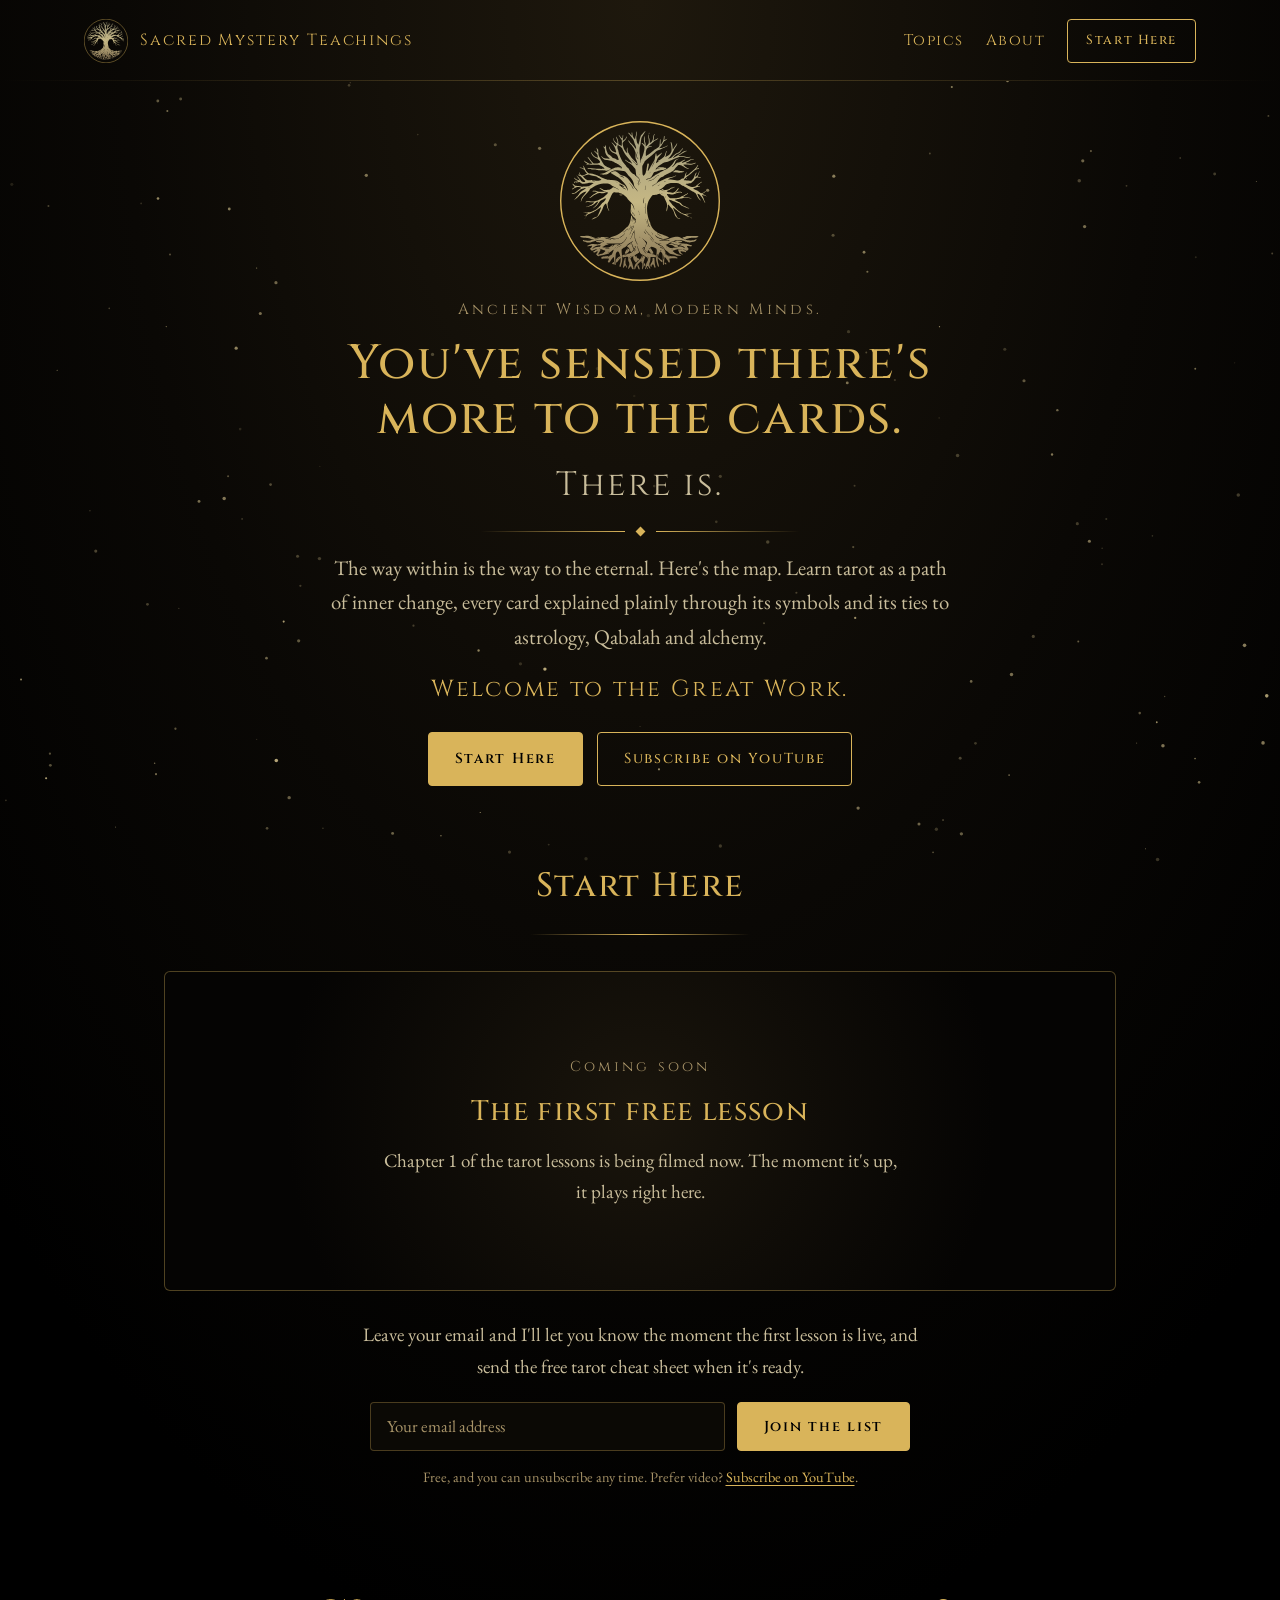
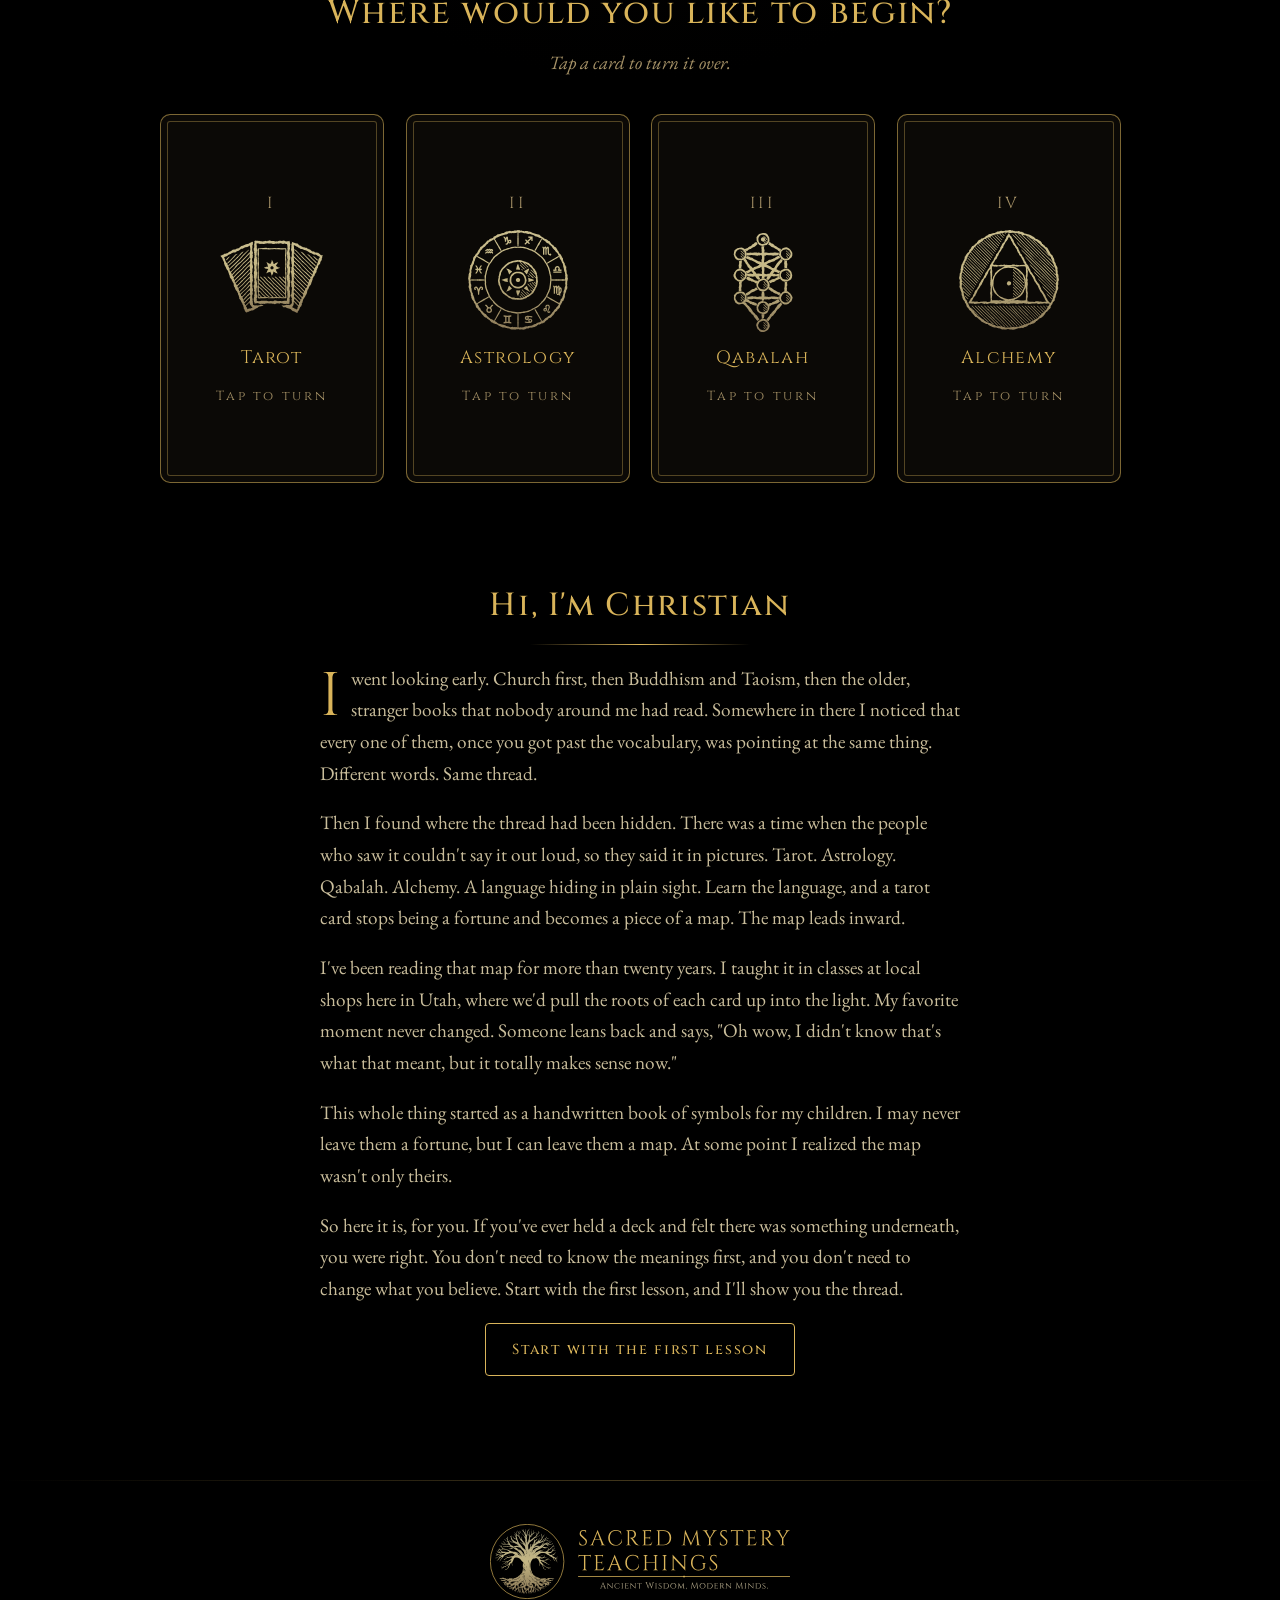
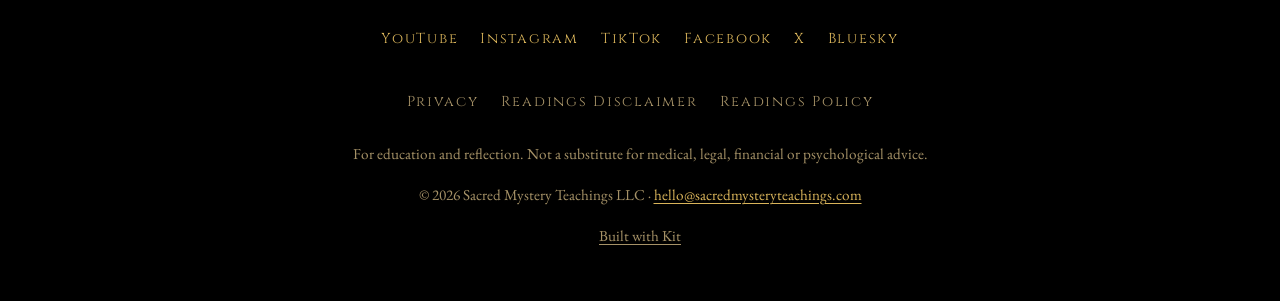
<file: index.html>
<!doctype html>
<html lang="en">
<head>
<meta charset="utf-8">
<meta name="viewport" content="width=device-width, initial-scale=1">
<title>Sacred Mystery Teachings | Ancient Wisdom, Modern Minds</title>
<meta name="description" content="Learn the Western mystery traditions in plain language: why each tarot card means what it means, through Qabalah, astrology, alchemy and the elements. Ancient Wisdom, Modern Minds.">
<link rel="canonical" href="https://sacredmysteryteachings.com/">
<meta name="theme-color" content="#000000">
<meta property="og:type" content="website">
<meta property="og:site_name" content="Sacred Mystery Teachings">
<meta property="og:title" content="Sacred Mystery Teachings">
<meta property="og:description" content="Tarot, Qabalah, astrology and alchemy, explained plainly. Ancient Wisdom, Modern Minds.">
<meta property="og:url" content="https://sacredmysteryteachings.com/">
<meta property="og:image" content="https://sacredmysteryteachings.com/assets/img/share-preview.png">
<meta property="og:image:width" content="1200">
<meta property="og:image:height" content="630">
<meta property="og:image:alt" content="The Sacred Mystery Teachings emblem, a gold tree in a gold ring, with the name and the line: Tarot, Qabalah, astrology and alchemy, explained plainly.">
<meta name="twitter:card" content="summary_large_image">
<meta name="twitter:site" content="@SacredMTeaching">
<link rel="icon" href="/assets/img/favicon-32.png" sizes="32x32" type="image/png">
<link rel="apple-touch-icon" href="/assets/img/apple-touch-icon.png">
  <link rel="icon" href="/favicon.ico" sizes="48x48">
  <link rel="icon" href="/assets/img/favicon-48.png" sizes="48x48" type="image/png">
  <link rel="icon" href="/assets/img/favicon-96.png" sizes="96x96" type="image/png">
<link rel="preload" href="/assets/fonts/cinzel-latin-500-normal.woff2" as="font" type="font/woff2" crossorigin>
<link rel="preload" href="/assets/fonts/eb-garamond-latin-400-normal.woff2" as="font" type="font/woff2" crossorigin>
<link rel="stylesheet" href="/assets/css/site.css">
<script type="application/ld+json">
{"@context":"https://schema.org","@graph":[
{"@type":"Organization","@id":"https://sacredmysteryteachings.com/#org","name":"Sacred Mystery Teachings","legalName":"Sacred Mystery Teachings LLC","url":"https://sacredmysteryteachings.com/","logo":{"@type":"ImageObject","url":"https://sacredmysteryteachings.com/assets/img/logo-512.png","width":512,"height":512},"slogan":"Ancient Wisdom, Modern Minds.","founder":{"@id":"https://sacredmysteryteachings.com/#christian"},"sameAs":["https://www.youtube.com/@sacredmysteryteachings","https://www.instagram.com/sacredmysteryteachings","https://www.tiktok.com/@sacredmysteryteachings","https://www.facebook.com/sacredmysteryteachings","https://x.com/SacredMTeaching","https://bsky.app/profile/sacredmteachings.bsky.social"]},
{"@type":"WebSite","@id":"https://sacredmysteryteachings.com/#website","url":"https://sacredmysteryteachings.com/","name":"Sacred Mystery Teachings","inLanguage":"en-US","publisher":{"@id":"https://sacredmysteryteachings.com/#org"}},
{"@type":"Person","@id":"https://sacredmysteryteachings.com/#christian","name":"Christian","jobTitle":"Teacher of tarot and the Western mystery tradition","worksFor":{"@id":"https://sacredmysteryteachings.com/#org"},"knowsAbout":["Tarot","Qabalah","Astrology","Alchemy"],"url":"https://sacredmysteryteachings.com/#about","sameAs":["https://www.youtube.com/@sacredmysteryteachings"]}
]}
</script>
</head>
<body>
<a class="skip" href="#main">Skip to content</a>

<header class="site-header">
  <div class="wrap">
    <a class="brand" href="/" aria-label="Sacred Mystery Teachings, home">
      <img src="/assets/img/emblem.svg" alt="" width="44" height="44">
      <span>Sacred Mystery Teachings</span>
    </a>
    <nav class="nav" aria-label="Main">
      <a class="nav-link" href="#topics">Topics</a>
      <a class="nav-link" href="#about">About</a>
      <a class="btn btn-sm" href="#start">Start Here</a>
    </nav>
  </div>
</header>

<main id="main">

  <section class="hero" aria-labelledby="hero-title">
    <canvas class="stars" aria-hidden="true"></canvas>
    <div class="wrap">
      <img class="hero-emblem" src="/assets/img/emblem.svg" alt="The Sacred Mystery Teachings emblem: a gold Tree of Life in a gold ring" width="220" height="220" fetchpriority="high">
      <p class="eyebrow-slogan">Ancient Wisdom, Modern Minds.</p>
      <h1 id="hero-title" class="reveal-now">You've sensed there's more to the cards.</h1>
      <p class="hero-answer reveal-now">There is.</p>
      <div class="diamond-rule reveal-now" aria-hidden="true"><i></i></div>
      <p class="lede reveal-now">The way within is the way to the eternal. Here's the map. Learn tarot as a path of inner change, every card explained plainly through its symbols and its ties to astrology, Qabalah and alchemy.</p>
      <p class="welcome reveal-now">Welcome to the Great Work.</p>
      <div class="actions reveal-now">
        <a class="btn btn-solid" href="#start">Start Here</a>
        <a class="btn" href="https://www.youtube.com/@sacredmysteryteachings?sub_confirmation=1" rel="noopener">Subscribe on YouTube</a>
      </div>
    </div>
  </section>

  <section id="start" class="section" aria-labelledby="start-title">
    <div class="wrap" style="max-width:1000px">
      <div class="section-head reveal">
        <h2 id="start-title" class="section-title">Start Here</h2>
        <div class="hairline draw" aria-hidden="true"></div>
      </div>
      <!-- When Chapter 1 is on YouTube, add its 11-character ID: data-video-id="XXXXXXXXXXX" -->
      <div class="video reveal" data-video-title="Tarot Chapter 1">
        <div class="video-face video-soon">
          <span class="eyebrow">Coming soon</span>
          <h3>The first free lesson</h3>
          <p>Chapter 1 of the tarot lessons is being filmed now. The moment it's up, it plays right here.</p>
        </div>
      </div>
      <div class="signup-box reveal">
        <p>Leave your email and I'll let you know the moment the first lesson is live, and send the free tarot cheat sheet when it's ready.</p>
        <form class="signup" action="https://app.kit.com/forms/10101091/subscriptions" method="post">
          <label class="sr-only" for="signup-email">Email address</label>
          <input id="signup-email" class="signup-input" type="email" name="email_address" placeholder="Your email address" autocomplete="email" required>
          <button class="btn btn-solid" type="submit">Join the list</button>
        </form>
        <p class="signup-fine">Free, and you can unsubscribe any time. Prefer video? <a href="https://www.youtube.com/@sacredmysteryteachings?sub_confirmation=1" rel="noopener">Subscribe on YouTube</a>.</p>
      </div>
    </div>
  </section>

  <section id="topics" class="section" aria-labelledby="topics-title">
    <div class="wrap">
      <div class="reveal">
        <h2 id="topics-title" class="section-title">Where would you like to begin?</h2>
        <p class="section-sub">Tap a card to turn it over.</p>
      </div>
      <div class="cards">

        <button type="button" class="card reveal" aria-pressed="false">
          <span class="card-inner">
            <span class="face front">
              <span class="numeral" aria-hidden="true">I</span>
              <img class="glyph" src="/assets/img/icon-tarot.svg" alt="" width="64" height="64">
              <span class="card-name">Tarot</span>
              <span class="hint" aria-hidden="true">Tap to turn</span>
            </span>
            <span class="face back">
              <span class="card-name" aria-hidden="true">Tarot</span>
              <span class="back-text">The map. Seventy-eight gates, and every one opens inward.</span>
              <span class="back-note">Lessons coming</span>
            </span>
          </span>
        </button>

        <button type="button" class="card reveal" aria-pressed="false">
          <span class="card-inner">
            <span class="face front">
              <span class="numeral" aria-hidden="true">II</span>
              <img class="glyph" src="/assets/img/icon-astrology.svg" alt="" width="64" height="64">
              <span class="card-name">Astrology</span>
              <span class="hint" aria-hidden="true">Tap to turn</span>
            </span>
            <span class="face back">
              <span class="card-name" aria-hidden="true">Astrology</span>
              <span class="back-text">As above, so below. The heavens name the forces at work in you, the ones that carry you and the ones that hold you.</span>
              <span class="back-note">Lessons coming</span>
            </span>
          </span>
        </button>

        <button type="button" class="card reveal" aria-pressed="false">
          <span class="card-inner">
            <span class="face front">
              <span class="numeral" aria-hidden="true">III</span>
              <img class="glyph" src="/assets/img/icon-qabalah.svg" alt="" width="64" height="64">
              <span class="card-name">Qabalah</span>
              <span class="hint" aria-hidden="true">Tap to turn</span>
            </span>
            <span class="face back">
              <span class="card-name" aria-hidden="true">Qabalah</span>
              <span class="back-text">The Tree the map is carved from. Ten spheres, twenty-two paths, and the whole of creation in its place.</span>
              <span class="back-note">Lessons coming</span>
            </span>
          </span>
        </button>

        <button type="button" class="card reveal" aria-pressed="false">
          <span class="card-inner">
            <span class="face front">
              <span class="numeral" aria-hidden="true">IV</span>
              <img class="glyph" src="/assets/img/icon-alchemy.svg" alt="" width="64" height="64">
              <span class="card-name">Alchemy</span>
              <span class="hint" aria-hidden="true">Tap to turn</span>
            </span>
            <span class="face back">
              <span class="card-name" aria-hidden="true">Alchemy</span>
              <span class="back-text">The Great Work itself. <i>Solve et coagula</i>: break down what's false, bind what's true, lead into gold.</span>
              <span class="back-note">Lessons coming</span>
            </span>
          </span>
        </button>


      </div>
    </div>
  </section>

  <section id="about" class="section about" aria-labelledby="about-title">
    <div class="wrap narrow reveal">
      <h2 id="about-title">Hi, I'm Christian</h2>
      <div class="hairline draw" aria-hidden="true"></div>
      <div class="story">
        <p>I went looking early. Church first, then Buddhism and Taoism, then the older, stranger books that nobody around me had read. Somewhere in there I noticed that every one of them, once you got past the vocabulary, was pointing at the same thing. Different words. Same thread.</p>
        <p>Then I found where the thread had been hidden. There was a time when the people who saw it couldn't say it out loud, so they said it in pictures. Tarot. Astrology. Qabalah. Alchemy. A language hiding in plain sight. Learn the language, and a tarot card stops being a fortune and becomes a piece of a map. The map leads inward.</p>
        <p>I've been reading that map for more than twenty years. I taught it in classes at local shops here in Utah, where we'd pull the roots of each card up into the light. My favorite moment never changed. Someone leans back and says, "Oh wow, I didn't know that's what that meant, but it totally makes sense now."</p>
        <p>This whole thing started as a handwritten book of symbols for my children. I may never leave them a fortune, but I can leave them a map. At some point I realized the map wasn't only theirs.</p>
        <p>So here it is, for you. If you've ever held a deck and felt there was something underneath, you were right. You don't need to know the meanings first, and you don't need to change what you believe. Start with the first lesson, and I'll show you the thread.</p>
      </div>
      <a class="btn" href="#start">Start with the first lesson</a>
    </div>
  </section>

</main>

<footer class="site-footer">
  <div class="wrap">
    <img src="/assets/img/lockup.svg" alt="Sacred Mystery Teachings. Ancient Wisdom, Modern Minds." width="1124" height="278" loading="lazy">
    <nav class="footer-nav" aria-label="Social">
      <a href="https://www.youtube.com/@sacredmysteryteachings" rel="noopener">YouTube</a>
      <a href="https://www.instagram.com/sacredmysteryteachings" rel="noopener">Instagram</a>
      <a href="https://www.tiktok.com/@sacredmysteryteachings" rel="noopener">TikTok</a>
      <a href="https://www.facebook.com/sacredmysteryteachings" rel="noopener">Facebook</a>
      <a href="https://x.com/SacredMTeaching" rel="noopener">X</a>
      <a href="https://bsky.app/profile/sacredmteachings.bsky.social" rel="noopener">Bluesky</a>
    </nav>
    <nav class="footer-nav legal-nav" aria-label="Legal">
      <a href="/privacy/">Privacy</a>
      <a href="/readings-disclaimer/">Readings Disclaimer</a>
      <a href="/readings-policy/">Readings Policy</a>
    </nav>
    <p class="fine">For education and reflection. Not a substitute for medical, legal, financial or psychological advice.</p>
    <p class="fine">© 2026 Sacred Mystery Teachings LLC · <a href="mailto:hello@sacredmysteryteachings.com">hello@sacredmysteryteachings.com</a></p>
    <p class="fine fine-credit"><a href="https://kit.com/features/forms?utm_campaign=poweredby&amp;utm_content=form&amp;utm_medium=referral&amp;utm_source=dynamic" target="_blank" rel="nofollow noopener">Built with Kit</a></p>
  </div>
</footer>

<script src="/assets/js/site.js" defer></script>
</body>
</html>
</file>
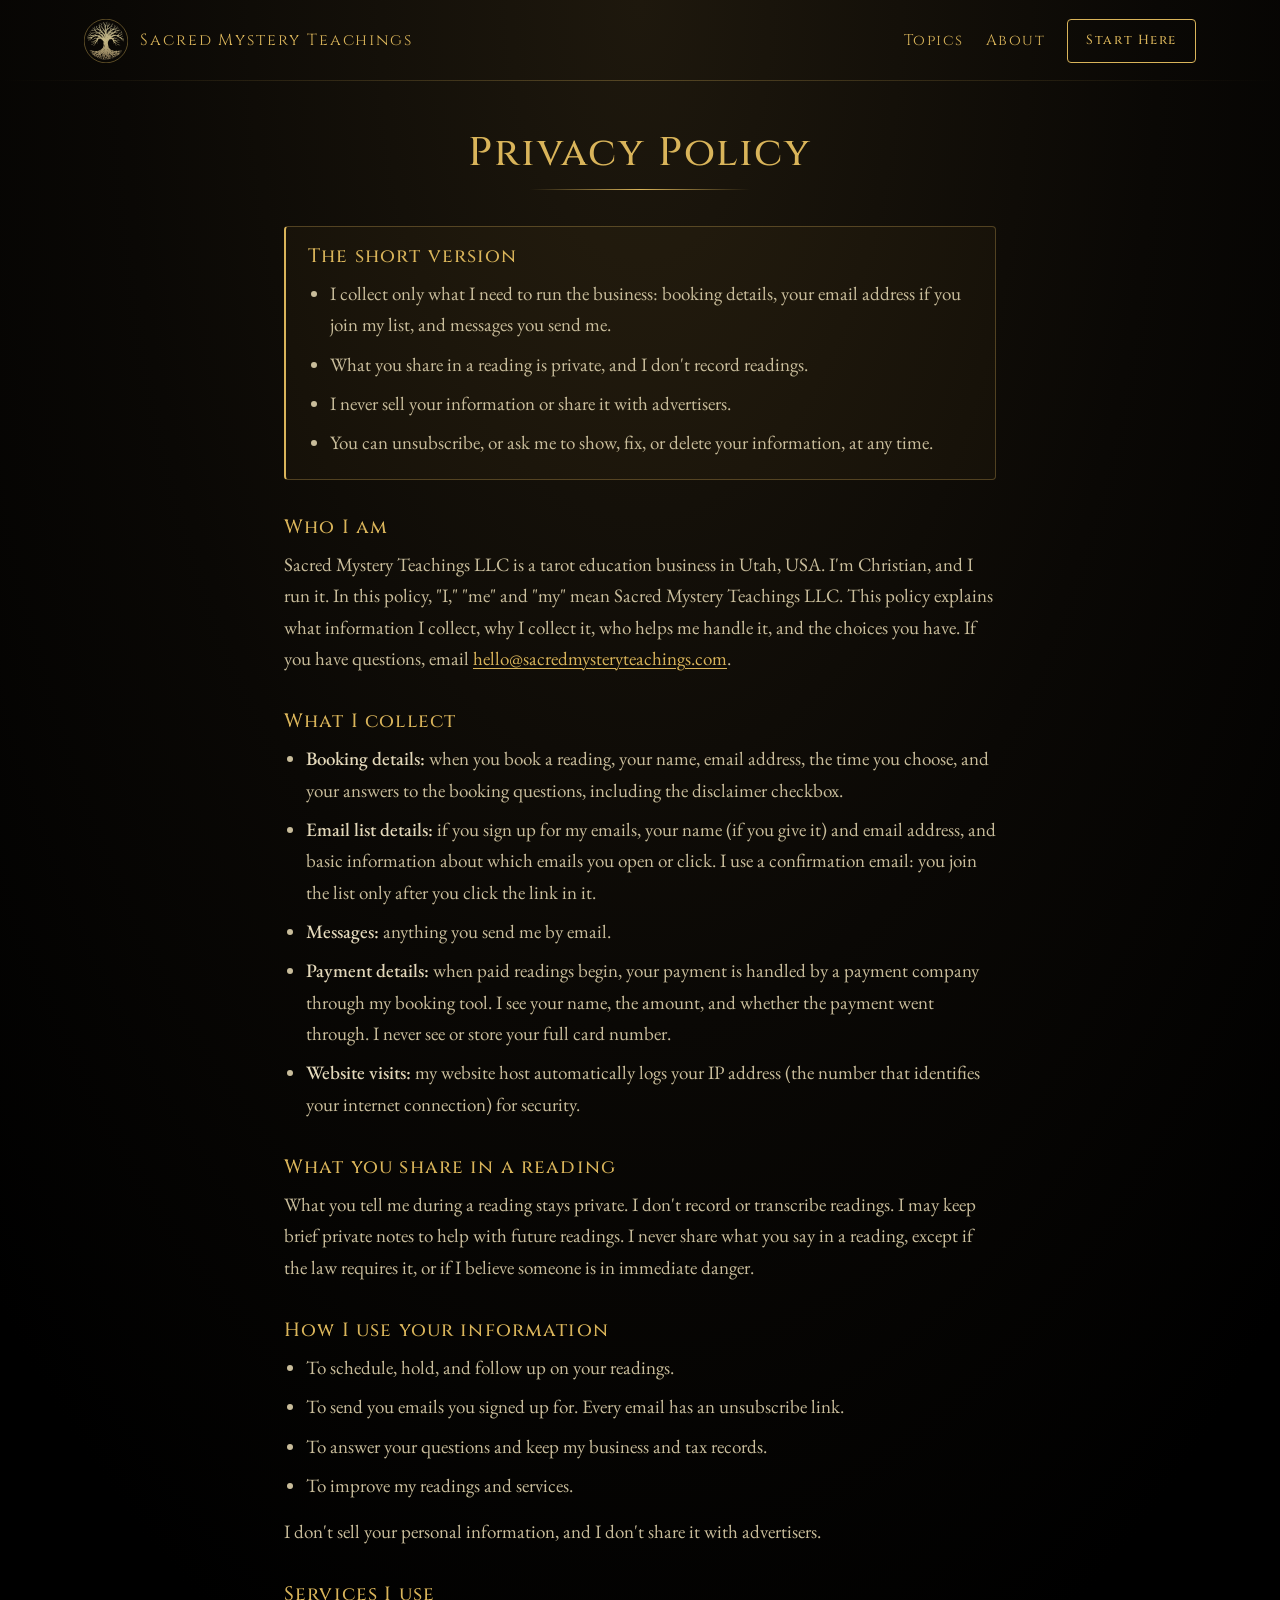
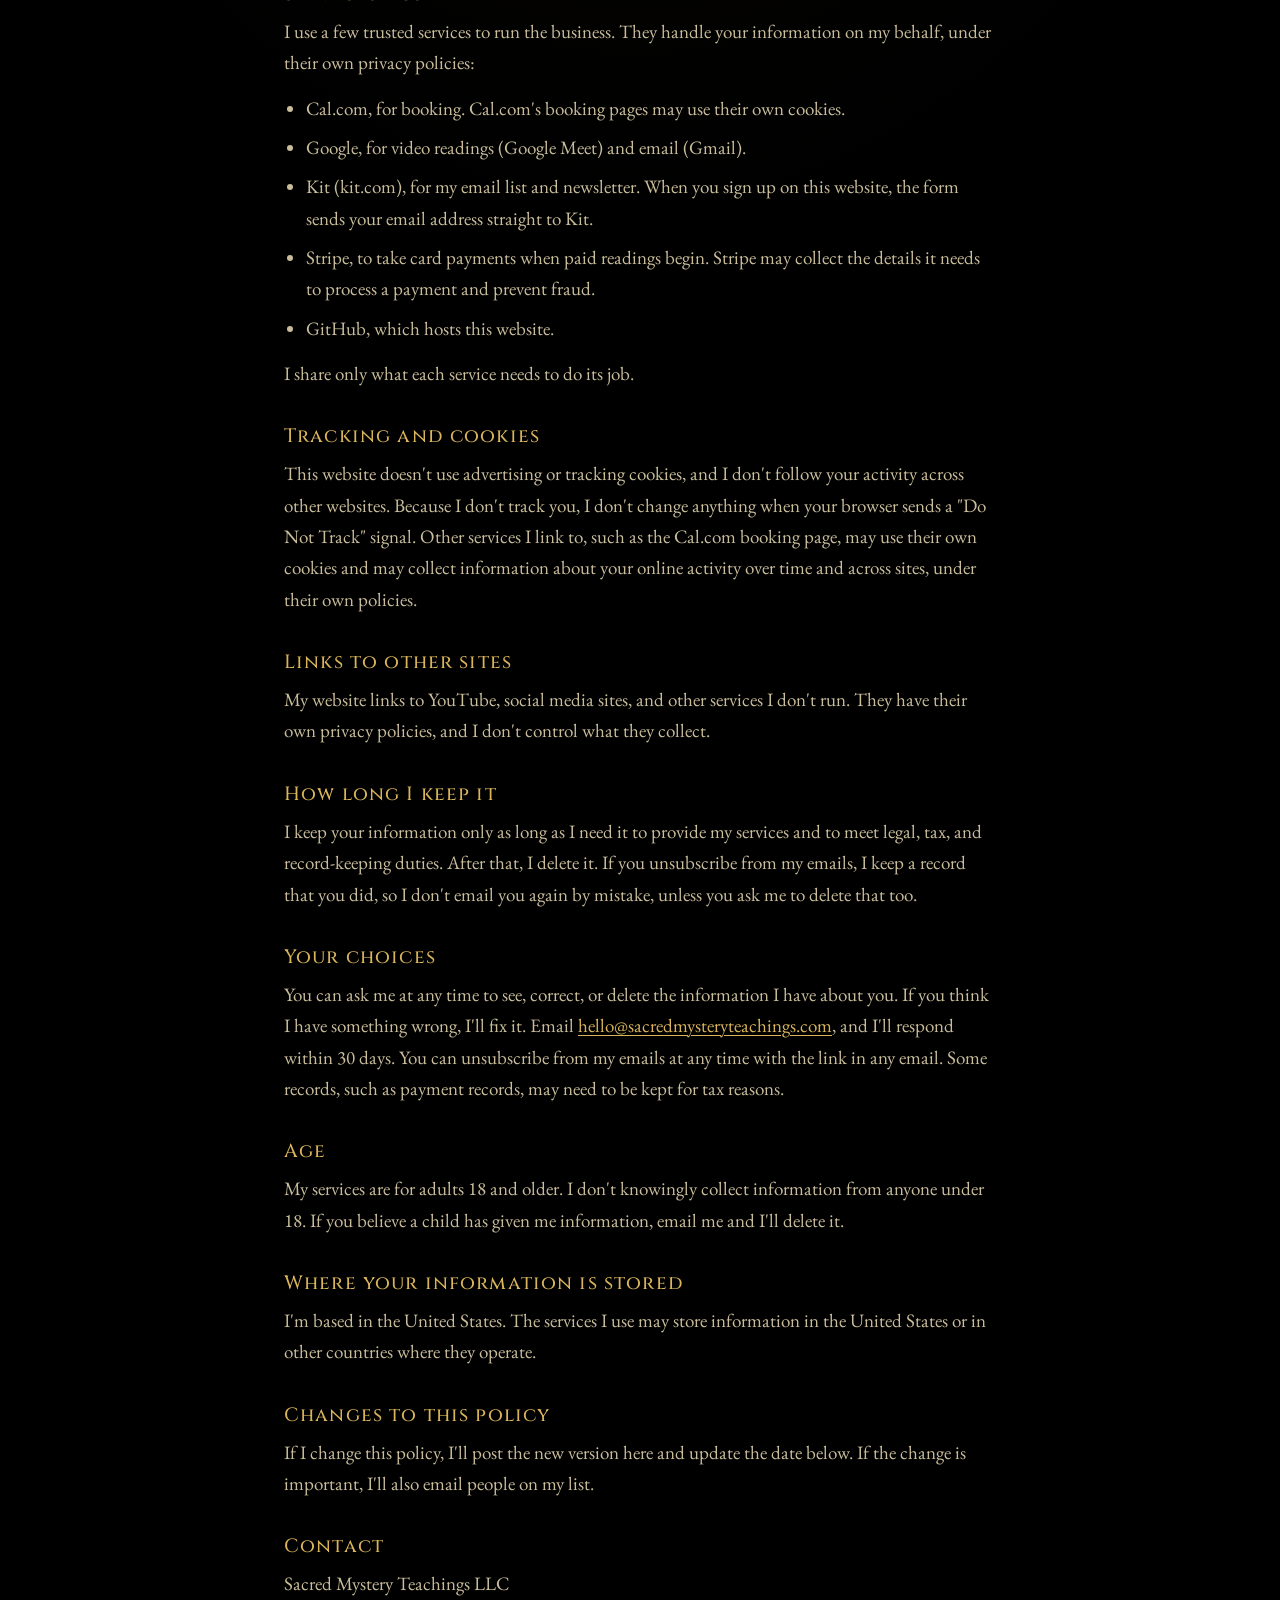
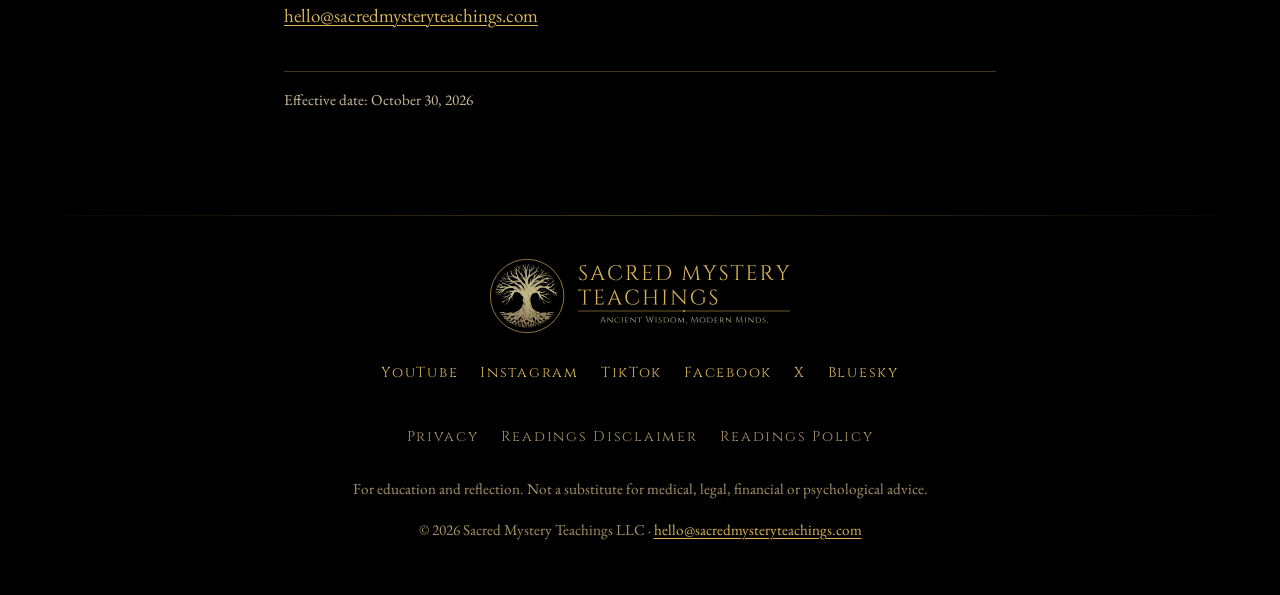
<file: privacy/index.html>
<!doctype html>
<html lang="en">
<head>
<meta charset="utf-8">
<meta name="viewport" content="width=device-width, initial-scale=1">
<title>Privacy Policy | Sacred Mystery Teachings</title>
<meta name="description" content="How Sacred Mystery Teachings LLC handles your information: what is collected for readings and the email list, the services used, and how to see, fix or delete your details.">
<link rel="canonical" href="https://sacredmysteryteachings.com/privacy/">
<meta name="theme-color" content="#000000">
<meta property="og:image" content="https://sacredmysteryteachings.com/assets/img/share-preview.png">
<meta property="og:image:alt" content="The Sacred Mystery Teachings emblem, a gold tree in a gold ring, with the name and the line: Tarot, Qabalah, astrology and alchemy, explained plainly.">
<link rel="icon" href="/assets/img/favicon-32.png" sizes="32x32" type="image/png">
<link rel="apple-touch-icon" href="/assets/img/apple-touch-icon.png">
<link rel="stylesheet" href="/assets/css/site.css">
</head>
<body>
<a class="skip" href="#main">Skip to content</a>
<header class="site-header">
  <div class="wrap">
    <a class="brand" href="/" aria-label="Sacred Mystery Teachings, home">
      <img src="/assets/img/emblem.svg" alt="" width="44" height="44">
      <span>Sacred Mystery Teachings</span>
    </a>
    <nav class="nav" aria-label="Main">
      <a class="nav-link" href="/#topics">Topics</a>
      <a class="nav-link" href="/#about">About</a>
      <a class="btn btn-sm" href="/#start">Start Here</a>
    </nav>
  </div>
</header>

<main id="main" class="doc">
<div class="wrap narrow">
<h1>Privacy Policy</h1>
<div class="hairline" aria-hidden="true"></div>

<div class="summary">
<h2>The short version</h2>
<ul>
<li>I collect only what I need to run the business: booking details, your email address if you join my list, and messages you send me.</li>
<li>What you share in a reading is private, and I don't record readings.</li>
<li>I never sell your information or share it with advertisers.</li>
<li>You can unsubscribe, or ask me to show, fix, or delete your information, at any time.</li>
</ul>
</div>

<h2>Who I am</h2>
<p>Sacred Mystery Teachings LLC is a tarot education business in Utah, USA. I'm Christian, and I run it. In this policy, "I," "me" and "my" mean Sacred Mystery Teachings LLC. This policy explains what information I collect, why I collect it, who helps me handle it, and the choices you have. If you have questions, email <a href="mailto:hello@sacredmysteryteachings.com">hello@sacredmysteryteachings.com</a>.</p>

<h2>What I collect</h2>
<ul>
<li><strong>Booking details:</strong> when you book a reading, your name, email address, the time you choose, and your answers to the booking questions, including the disclaimer checkbox.</li>
<li><strong>Email list details:</strong> if you sign up for my emails, your name (if you give it) and email address, and basic information about which emails you open or click. I use a confirmation email: you join the list only after you click the link in it.</li>
<li><strong>Messages:</strong> anything you send me by email.</li>
<li><strong>Payment details:</strong> when paid readings begin, your payment is handled by a payment company through my booking tool. I see your name, the amount, and whether the payment went through. I never see or store your full card number.</li>
<li><strong>Website visits:</strong> my website host automatically logs your IP address (the number that identifies your internet connection) for security.</li>
</ul>

<h2>What you share in a reading</h2>
<p>What you tell me during a reading stays private. I don't record or transcribe readings. I may keep brief private notes to help with future readings. I never share what you say in a reading, except if the law requires it, or if I believe someone is in immediate danger.</p>

<h2>How I use your information</h2>
<ul>
<li>To schedule, hold, and follow up on your readings.</li>
<li>To send you emails you signed up for. Every email has an unsubscribe link.</li>
<li>To answer your questions and keep my business and tax records.</li>
<li>To improve my readings and services.</li>
</ul>
<p>I don't sell your personal information, and I don't share it with advertisers.</p>

<h2>Services I use</h2>
<p>I use a few trusted services to run the business. They handle your information on my behalf, under their own privacy policies:</p>
<ul>
<li>Cal.com, for booking. Cal.com's booking pages may use their own cookies.</li>
<li>Google, for video readings (Google Meet) and email (Gmail).</li>
<li>Kit (kit.com), for my email list and newsletter. When you sign up on this website, the form sends your email address straight to Kit.</li>
<li>Stripe, to take card payments when paid readings begin. Stripe may collect the details it needs to process a payment and prevent fraud.</li>
<li>GitHub, which hosts this website.</li>
</ul>
<p>I share only what each service needs to do its job.</p>

<h2>Tracking and cookies</h2>
<p>This website doesn't use advertising or tracking cookies, and I don't follow your activity across other websites. Because I don't track you, I don't change anything when your browser sends a "Do Not Track" signal. Other services I link to, such as the Cal.com booking page, may use their own cookies and may collect information about your online activity over time and across sites, under their own policies.</p>

<h2>Links to other sites</h2>
<p>My website links to YouTube, social media sites, and other services I don't run. They have their own privacy policies, and I don't control what they collect.</p>

<h2>How long I keep it</h2>
<p>I keep your information only as long as I need it to provide my services and to meet legal, tax, and record-keeping duties. After that, I delete it. If you unsubscribe from my emails, I keep a record that you did, so I don't email you again by mistake, unless you ask me to delete that too.</p>

<h2>Your choices</h2>
<p>You can ask me at any time to see, correct, or delete the information I have about you. If you think I have something wrong, I'll fix it. Email <a href="mailto:hello@sacredmysteryteachings.com">hello@sacredmysteryteachings.com</a>, and I'll respond within 30 days. You can unsubscribe from my emails at any time with the link in any email. Some records, such as payment records, may need to be kept for tax reasons.</p>

<h2>Age</h2>
<p>My services are for adults 18 and older. I don't knowingly collect information from anyone under 18. If you believe a child has given me information, email me and I'll delete it.</p>

<h2>Where your information is stored</h2>
<p>I'm based in the United States. The services I use may store information in the United States or in other countries where they operate.</p>

<h2>Changes to this policy</h2>
<p>If I change this policy, I'll post the new version here and update the date below. If the change is important, I'll also email people on my list.</p>

<h2>Contact</h2>
<p>Sacred Mystery Teachings LLC<br>
<a href="mailto:hello@sacredmysteryteachings.com">hello@sacredmysteryteachings.com</a></p>

<div class="doc-foot">
<p>Effective date: October 30, 2026</p>
</div>
</div>
</main>

<footer class="site-footer">
  <div class="wrap">
    <img src="/assets/img/lockup.svg" alt="Sacred Mystery Teachings. Ancient Wisdom, Modern Minds." width="1124" height="278" loading="lazy">
    <nav class="footer-nav" aria-label="Social">
      <a href="https://www.youtube.com/@sacredmysteryteachings" rel="noopener">YouTube</a>
      <a href="https://www.instagram.com/sacredmysteryteachings" rel="noopener">Instagram</a>
      <a href="https://www.tiktok.com/@sacredmysteryteachings" rel="noopener">TikTok</a>
      <a href="https://www.facebook.com/sacredmysteryteachings" rel="noopener">Facebook</a>
      <a href="https://x.com/SacredMTeaching" rel="noopener">X</a>
      <a href="https://bsky.app/profile/sacredmteachings.bsky.social" rel="noopener">Bluesky</a>
    </nav>
    <nav class="footer-nav legal-nav" aria-label="Legal">
      <a href="/privacy/">Privacy</a>
      <a href="/readings-disclaimer/">Readings Disclaimer</a>
      <a href="/readings-policy/">Readings Policy</a>
    </nav>
    <p class="fine">For education and reflection. Not a substitute for medical, legal, financial or psychological advice.</p>
    <p class="fine">© 2026 Sacred Mystery Teachings LLC · <a href="mailto:hello@sacredmysteryteachings.com">hello@sacredmysteryteachings.com</a></p>
  </div>
</footer>
</body>
</html>
</file>
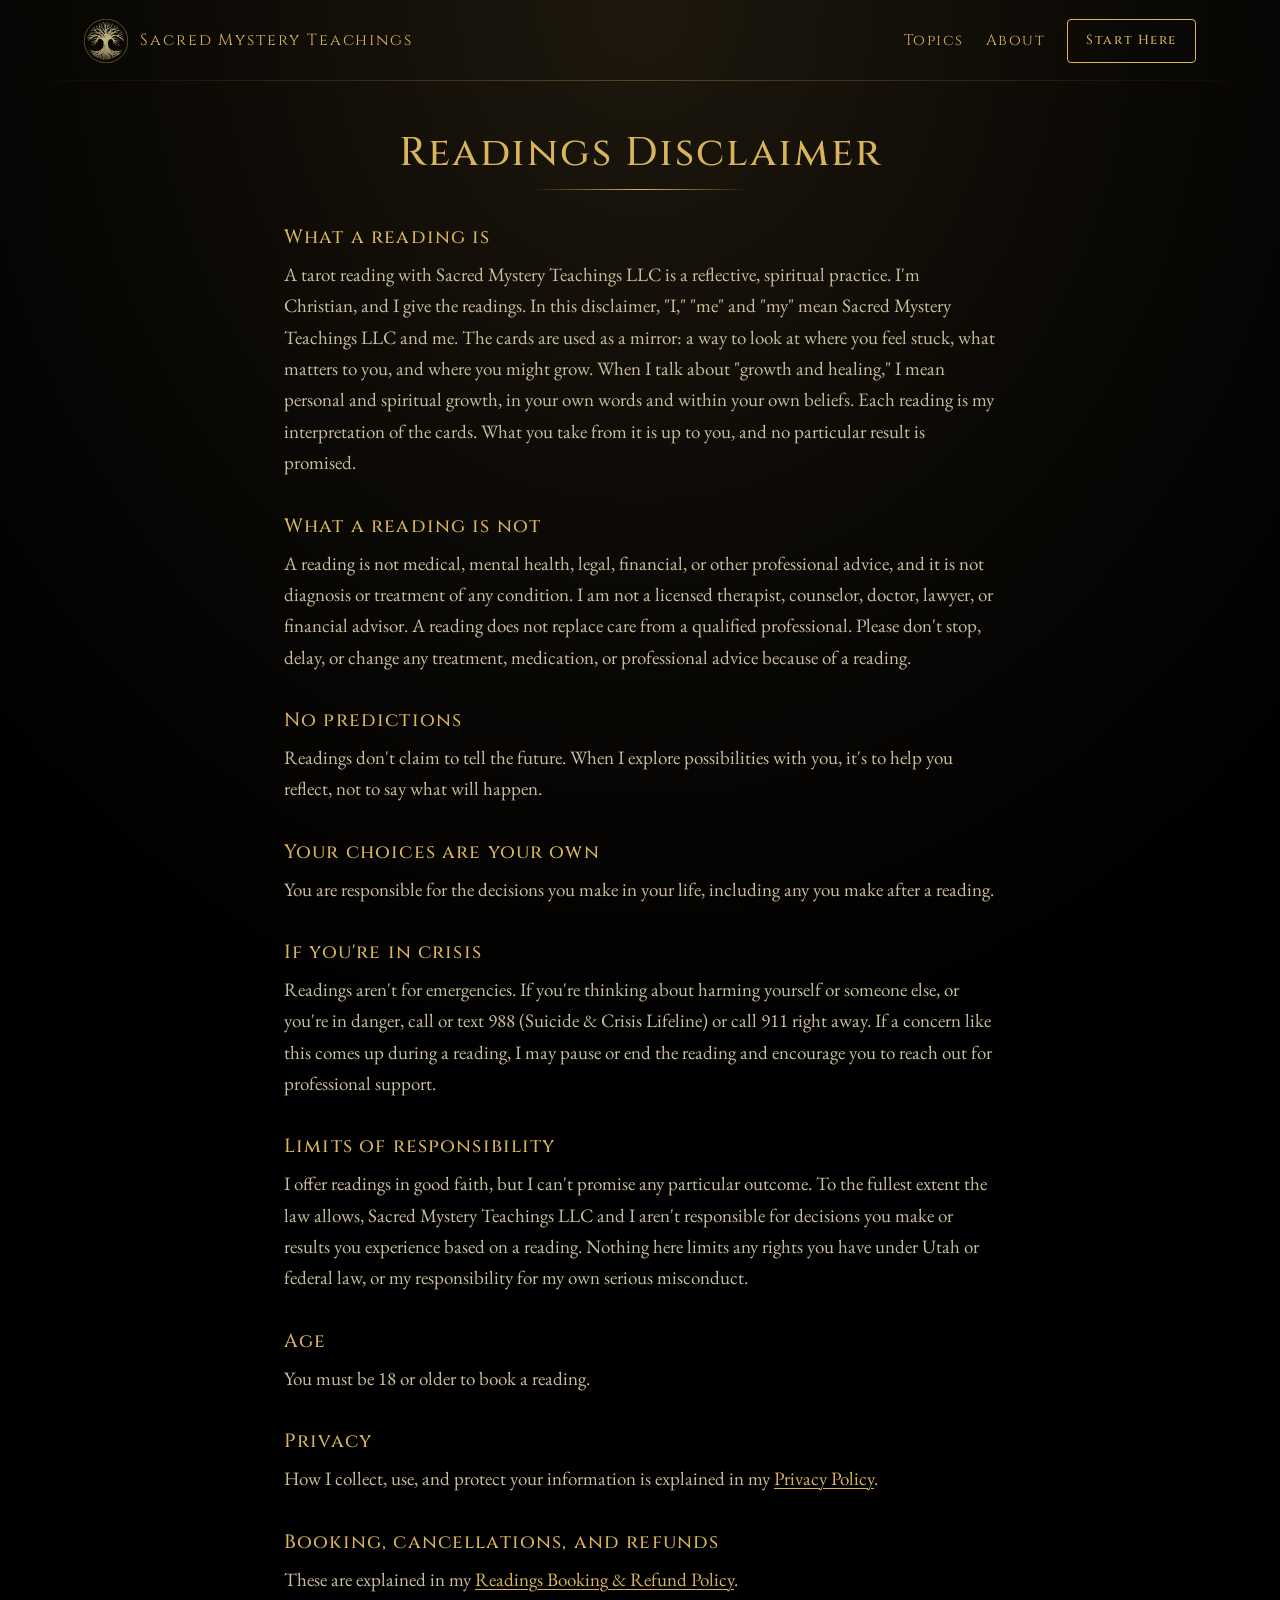
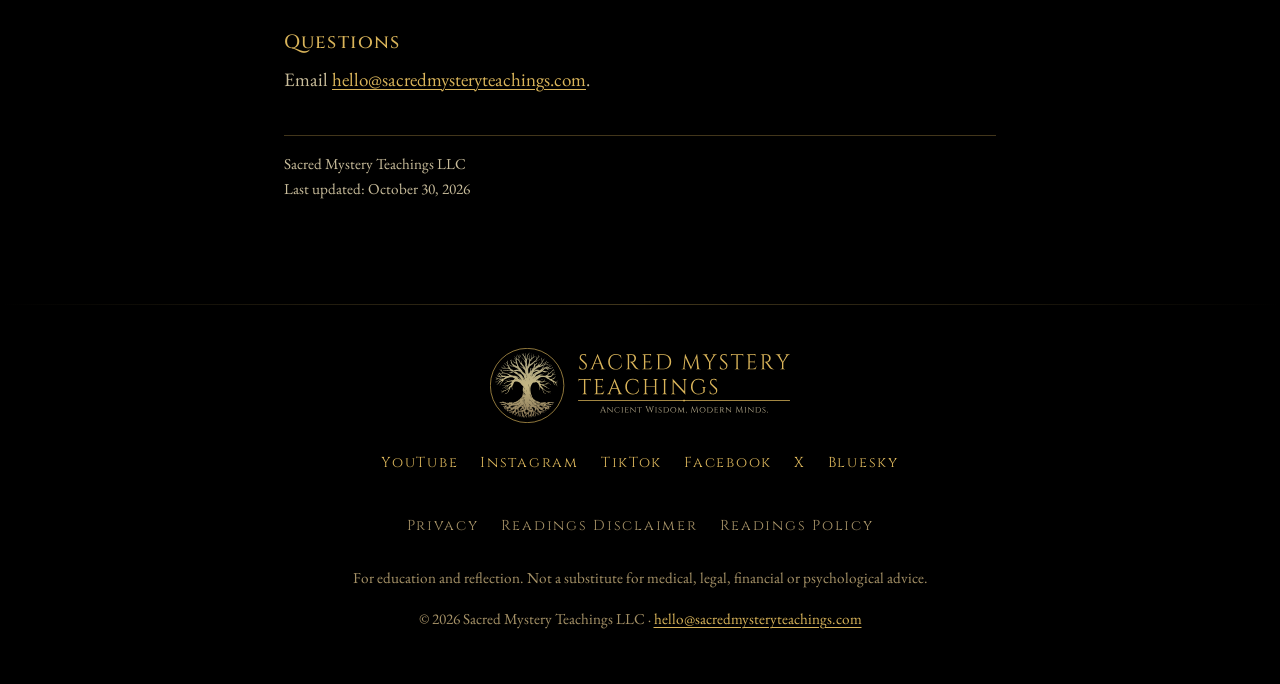
<file: readings-disclaimer/index.html>
<!doctype html>
<html lang="en">
<head>
<meta charset="utf-8">
<meta name="viewport" content="width=device-width, initial-scale=1">
<title>Readings Disclaimer | Sacred Mystery Teachings</title>
<meta name="description" content="What a tarot reading with Sacred Mystery Teachings is and is not: a reflective, spiritual practice, not medical, legal, financial or mental health advice, and not a prediction.">
<link rel="canonical" href="https://sacredmysteryteachings.com/readings-disclaimer/">
<meta name="theme-color" content="#000000">
<meta property="og:image" content="https://sacredmysteryteachings.com/assets/img/share-preview.png">
<meta property="og:image:alt" content="The Sacred Mystery Teachings emblem, a gold tree in a gold ring, with the name and the line: Tarot, Qabalah, astrology and alchemy, explained plainly.">
<link rel="icon" href="/assets/img/favicon-32.png" sizes="32x32" type="image/png">
<link rel="apple-touch-icon" href="/assets/img/apple-touch-icon.png">
<link rel="stylesheet" href="/assets/css/site.css">
</head>
<body>
<a class="skip" href="#main">Skip to content</a>
<header class="site-header">
  <div class="wrap">
    <a class="brand" href="/" aria-label="Sacred Mystery Teachings, home">
      <img src="/assets/img/emblem.svg" alt="" width="44" height="44">
      <span>Sacred Mystery Teachings</span>
    </a>
    <nav class="nav" aria-label="Main">
      <a class="nav-link" href="/#topics">Topics</a>
      <a class="nav-link" href="/#about">About</a>
      <a class="btn btn-sm" href="/#start">Start Here</a>
    </nav>
  </div>
</header>

<main id="main" class="doc">
<div class="wrap narrow">
<h1>Readings Disclaimer</h1>
<div class="hairline" aria-hidden="true"></div>

<h2>What a reading is</h2>
<p>A tarot reading with Sacred Mystery Teachings LLC is a reflective, spiritual practice. I'm Christian, and I give the readings. In this disclaimer, "I," "me" and "my" mean Sacred Mystery Teachings LLC and me. The cards are used as a mirror: a way to look at where you feel stuck, what matters to you, and where you might grow. When I talk about "growth and healing," I mean personal and spiritual growth, in your own words and within your own beliefs. Each reading is my interpretation of the cards. What you take from it is up to you, and no particular result is promised.</p>

<h2>What a reading is not</h2>
<p>A reading is not medical, mental health, legal, financial, or other professional advice, and it is not diagnosis or treatment of any condition. I am not a licensed therapist, counselor, doctor, lawyer, or financial advisor. A reading does not replace care from a qualified professional. Please don't stop, delay, or change any treatment, medication, or professional advice because of a reading.</p>

<h2>No predictions</h2>
<p>Readings don't claim to tell the future. When I explore possibilities with you, it's to help you reflect, not to say what will happen.</p>

<h2>Your choices are your own</h2>
<p>You are responsible for the decisions you make in your life, including any you make after a reading.</p>

<h2>If you're in crisis</h2>
<p>Readings aren't for emergencies. If you're thinking about harming yourself or someone else, or you're in danger, call or text 988 (Suicide &amp; Crisis Lifeline) or call 911 right away. If a concern like this comes up during a reading, I may pause or end the reading and encourage you to reach out for professional support.</p>

<h2>Limits of responsibility</h2>
<p>I offer readings in good faith, but I can't promise any particular outcome. To the fullest extent the law allows, Sacred Mystery Teachings LLC and I aren't responsible for decisions you make or results you experience based on a reading. Nothing here limits any rights you have under Utah or federal law, or my responsibility for my own serious misconduct.</p>

<h2>Age</h2>
<p>You must be 18 or older to book a reading.</p>

<h2>Privacy</h2>
<p>How I collect, use, and protect your information is explained in my <a href="/privacy/">Privacy Policy</a>.</p>

<h2>Booking, cancellations, and refunds</h2>
<p>These are explained in my <a href="/readings-policy/">Readings Booking &amp; Refund Policy</a>.</p>

<h2>Questions</h2>
<p>Email <a href="mailto:hello@sacredmysteryteachings.com">hello@sacredmysteryteachings.com</a>.</p>

<div class="doc-foot">
<p>Sacred Mystery Teachings LLC<br>
Last updated: October 30, 2026</p>
</div>
</div>
</main>

<footer class="site-footer">
  <div class="wrap">
    <img src="/assets/img/lockup.svg" alt="Sacred Mystery Teachings. Ancient Wisdom, Modern Minds." width="1124" height="278" loading="lazy">
    <nav class="footer-nav" aria-label="Social">
      <a href="https://www.youtube.com/@sacredmysteryteachings" rel="noopener">YouTube</a>
      <a href="https://www.instagram.com/sacredmysteryteachings" rel="noopener">Instagram</a>
      <a href="https://www.tiktok.com/@sacredmysteryteachings" rel="noopener">TikTok</a>
      <a href="https://www.facebook.com/sacredmysteryteachings" rel="noopener">Facebook</a>
      <a href="https://x.com/SacredMTeaching" rel="noopener">X</a>
      <a href="https://bsky.app/profile/sacredmteachings.bsky.social" rel="noopener">Bluesky</a>
    </nav>
    <nav class="footer-nav legal-nav" aria-label="Legal">
      <a href="/privacy/">Privacy</a>
      <a href="/readings-disclaimer/">Readings Disclaimer</a>
      <a href="/readings-policy/">Readings Policy</a>
    </nav>
    <p class="fine">For education and reflection. Not a substitute for medical, legal, financial or psychological advice.</p>
    <p class="fine">© 2026 Sacred Mystery Teachings LLC · <a href="mailto:hello@sacredmysteryteachings.com">hello@sacredmysteryteachings.com</a></p>
  </div>
</footer>
</body>
</html>
</file>
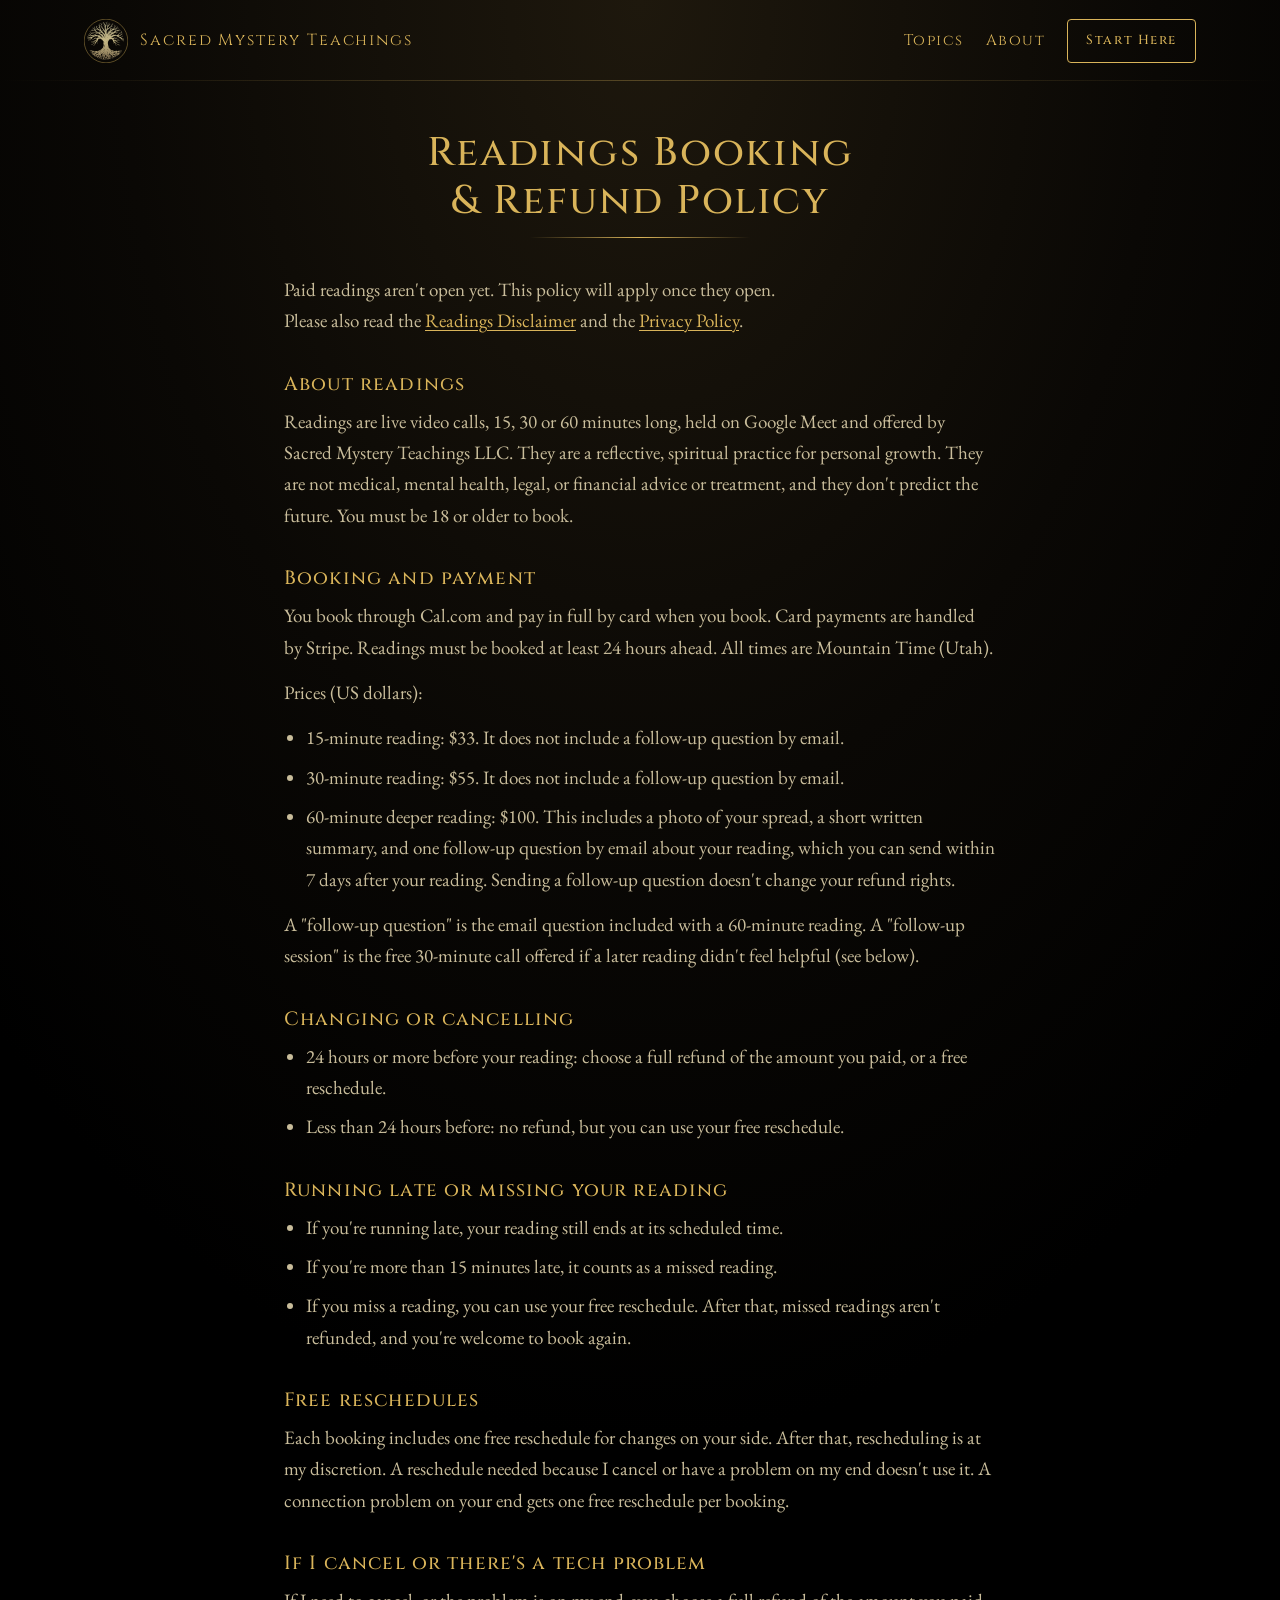
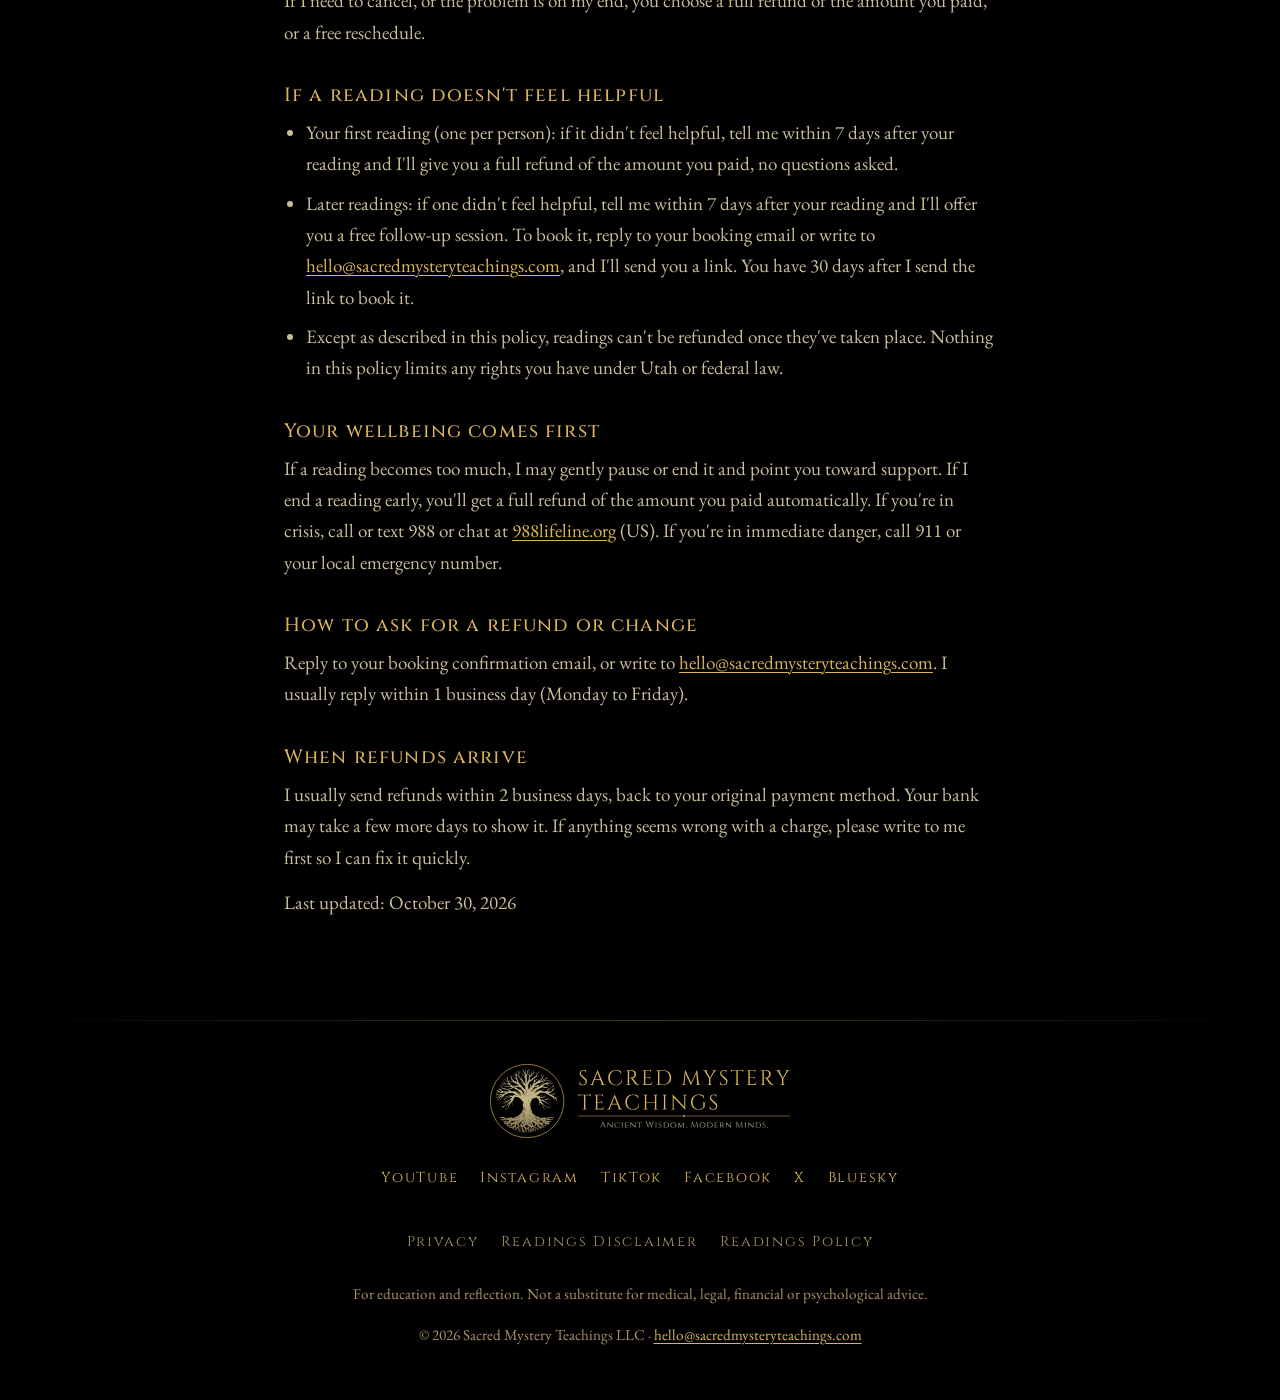
<file: readings-policy/index.html>
<!doctype html>
<html lang="en">
<head>
<meta charset="utf-8">
<meta name="viewport" content="width=device-width, initial-scale=1">
<title>Readings Booking &amp; Refund Policy | Sacred Mystery Teachings</title>
<meta name="description" content="Booking, payment, rescheduling and refund terms for tarot readings with Sacred Mystery Teachings: 15, 30 and 60 minute video readings on Google Meet.">
<link rel="canonical" href="https://sacredmysteryteachings.com/readings-policy/">
<meta name="theme-color" content="#000000">
<meta property="og:image" content="https://sacredmysteryteachings.com/assets/img/share-preview.png">
<meta property="og:image:alt" content="The Sacred Mystery Teachings emblem, a gold tree in a gold ring, with the name and the line: Tarot, Qabalah, astrology and alchemy, explained plainly.">
<link rel="icon" href="/assets/img/favicon-32.png" sizes="32x32" type="image/png">
<link rel="apple-touch-icon" href="/assets/img/apple-touch-icon.png">
<link rel="stylesheet" href="/assets/css/site.css">
</head>
<body>
<a class="skip" href="#main">Skip to content</a>
<header class="site-header">
  <div class="wrap">
    <a class="brand" href="/" aria-label="Sacred Mystery Teachings, home">
      <img src="/assets/img/emblem.svg" alt="" width="44" height="44">
      <span>Sacred Mystery Teachings</span>
    </a>
    <nav class="nav" aria-label="Main">
      <a class="nav-link" href="/#topics">Topics</a>
      <a class="nav-link" href="/#about">About</a>
      <a class="btn btn-sm" href="/#start">Start Here</a>
    </nav>
  </div>
</header>

<main id="main" class="doc">
<div class="wrap narrow">
<h1>Readings Booking &amp; Refund Policy</h1>
<div class="hairline" aria-hidden="true"></div>

<p>Paid readings aren't open yet. This policy will apply once they open.<br>
Please also read the <a href="/readings-disclaimer/">Readings Disclaimer</a> and the <a href="/privacy/">Privacy Policy</a>.</p>

<h2>About readings</h2>
<p>Readings are live video calls, 15, 30 or 60 minutes long, held on Google Meet and offered by Sacred Mystery Teachings LLC. They are a reflective, spiritual practice for personal growth. They are not medical, mental health, legal, or financial advice or treatment, and they don't predict the future. You must be 18 or older to book.</p>

<h2>Booking and payment</h2>
<p>You book through Cal.com and pay in full by card when you book. Card payments are handled by Stripe. Readings must be booked at least 24 hours ahead. All times are Mountain Time (Utah).</p>
<p>Prices (US dollars):</p>
<ul>
<li>15-minute reading: $33. It does not include a follow-up question by email.</li>
<li>30-minute reading: $55. It does not include a follow-up question by email.</li>
<li>60-minute deeper reading: $100. This includes a photo of your spread, a short written summary, and one follow-up question by email about your reading, which you can send within 7 days after your reading. Sending a follow-up question doesn't change your refund rights.</li>
</ul>
<p>A "follow-up question" is the email question included with a 60-minute reading. A "follow-up session" is the free 30-minute call offered if a later reading didn't feel helpful (see below).</p>

<h2>Changing or cancelling</h2>
<ul>
<li>24 hours or more before your reading: choose a full refund of the amount you paid, or a free reschedule.</li>
<li>Less than 24 hours before: no refund, but you can use your free reschedule.</li>
</ul>

<h2>Running late or missing your reading</h2>
<ul>
<li>If you're running late, your reading still ends at its scheduled time.</li>
<li>If you're more than 15 minutes late, it counts as a missed reading.</li>
<li>If you miss a reading, you can use your free reschedule. After that, missed readings aren't refunded, and you're welcome to book again.</li>
</ul>

<h2>Free reschedules</h2>
<p>Each booking includes one free reschedule for changes on your side. After that, rescheduling is at my discretion. A reschedule needed because I cancel or have a problem on my end doesn't use it. A connection problem on your end gets one free reschedule per booking.</p>

<h2>If I cancel or there's a tech problem</h2>
<p>If I need to cancel, or the problem is on my end, you choose a full refund of the amount you paid, or a free reschedule.</p>

<h2>If a reading doesn't feel helpful</h2>
<ul>
<li>Your first reading (one per person): if it didn't feel helpful, tell me within 7 days after your reading and I'll give you a full refund of the amount you paid, no questions asked.</li>
<li>Later readings: if one didn't feel helpful, tell me within 7 days after your reading and I'll offer you a free follow-up session. To book it, reply to your booking email or write to <a href="mailto:hello@sacredmysteryteachings.com">hello@sacredmysteryteachings.com</a>, and I'll send you a link. You have 30 days after I send the link to book it.</li>
<li>Except as described in this policy, readings can't be refunded once they've taken place. Nothing in this policy limits any rights you have under Utah or federal law.</li>
</ul>

<h2>Your wellbeing comes first</h2>
<p>If a reading becomes too much, I may gently pause or end it and point you toward support. If I end a reading early, you'll get a full refund of the amount you paid automatically. If you're in crisis, call or text 988 or chat at <a href="https://988lifeline.org">988lifeline.org</a> (US). If you're in immediate danger, call 911 or your local emergency number.</p>

<h2>How to ask for a refund or change</h2>
<p>Reply to your booking confirmation email, or write to <a href="mailto:hello@sacredmysteryteachings.com">hello@sacredmysteryteachings.com</a>. I usually reply within 1 business day (Monday to Friday).</p>

<h2>When refunds arrive</h2>
<p>I usually send refunds within 2 business days, back to your original payment method. Your bank may take a few more days to show it. If anything seems wrong with a charge, please write to me first so I can fix it quickly.</p>

<p>Last updated: October 30, 2026</p>
</div>
</main>

<footer class="site-footer">
  <div class="wrap">
    <img src="/assets/img/lockup.svg" alt="Sacred Mystery Teachings. Ancient Wisdom, Modern Minds." width="1124" height="278" loading="lazy">
    <nav class="footer-nav" aria-label="Social">
      <a href="https://www.youtube.com/@sacredmysteryteachings" rel="noopener">YouTube</a>
      <a href="https://www.instagram.com/sacredmysteryteachings" rel="noopener">Instagram</a>
      <a href="https://www.tiktok.com/@sacredmysteryteachings" rel="noopener">TikTok</a>
      <a href="https://www.facebook.com/sacredmysteryteachings" rel="noopener">Facebook</a>
      <a href="https://x.com/SacredMTeaching" rel="noopener">X</a>
      <a href="https://bsky.app/profile/sacredmteachings.bsky.social" rel="noopener">Bluesky</a>
    </nav>
    <nav class="footer-nav legal-nav" aria-label="Legal">
      <a href="/privacy/">Privacy</a>
      <a href="/readings-disclaimer/">Readings Disclaimer</a>
      <a href="/readings-policy/">Readings Policy</a>
    </nav>
    <p class="fine">For education and reflection. Not a substitute for medical, legal, financial or psychological advice.</p>
    <p class="fine">© 2026 Sacred Mystery Teachings LLC · <a href="mailto:hello@sacredmysteryteachings.com">hello@sacredmysteryteachings.com</a></p>
  </div>
</footer>
</body>
</html>
</file>
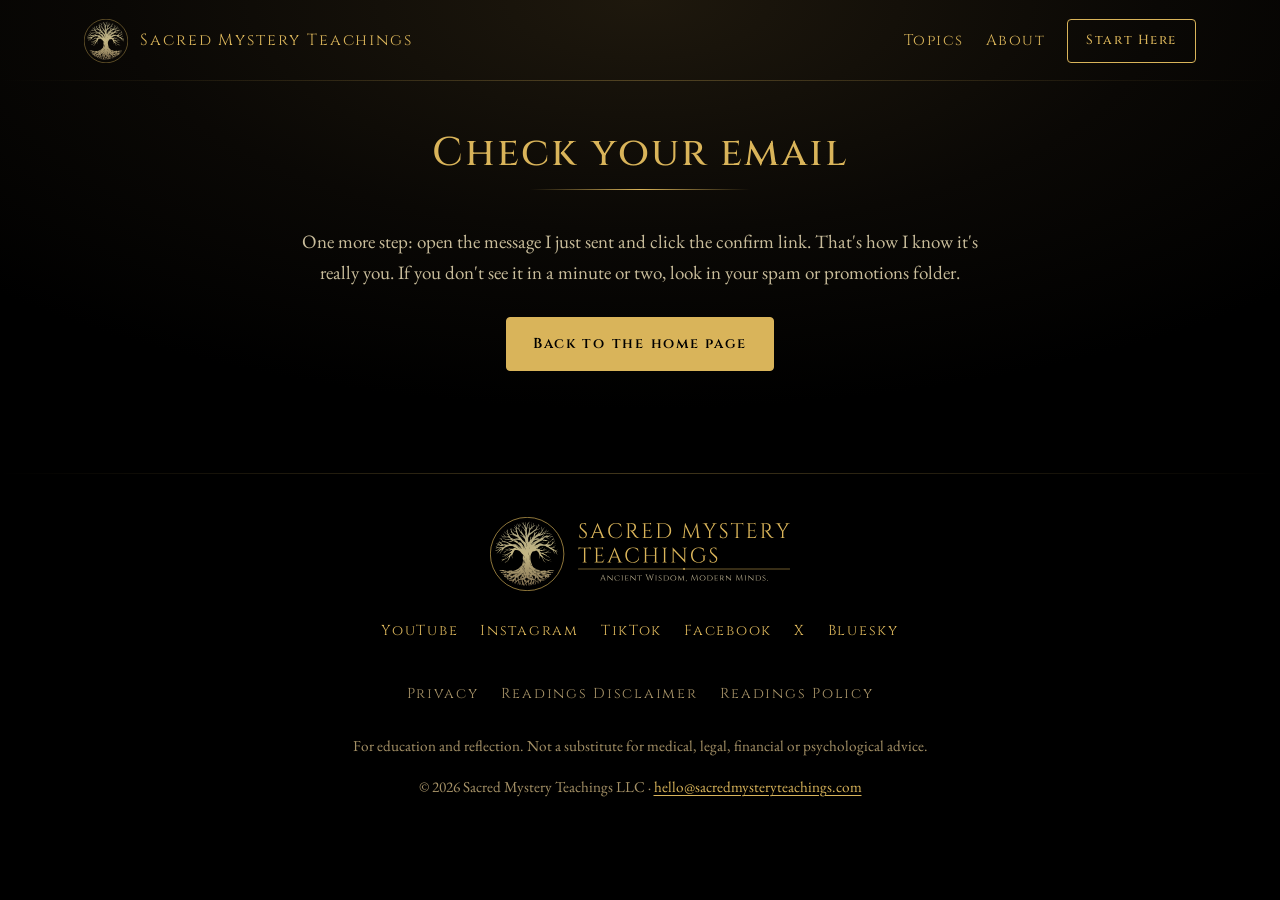
<file: thanks/index.html>
<!doctype html>
<html lang="en">
<head>
<meta charset="utf-8">
<meta name="robots" content="noindex">
<meta name="viewport" content="width=device-width, initial-scale=1">
<title>Check your email | Sacred Mystery Teachings</title>
<meta name="description" content="Learn the Western mystery traditions in plain language: why each tarot card means what it means, through Qabalah, astrology, alchemy and the elements. Ancient Wisdom, Modern Minds.">
<meta name="theme-color" content="#000000">
<meta property="og:type" content="website">
<meta property="og:site_name" content="Sacred Mystery Teachings">
<meta property="og:title" content="Sacred Mystery Teachings">
<meta property="og:description" content="Tarot, Qabalah, astrology and alchemy, explained plainly. Ancient Wisdom, Modern Minds.">
<meta property="og:url" content="https://sacredmysteryteachings.com/">
<meta property="og:image" content="https://sacredmysteryteachings.com/assets/img/share-preview.png">
<meta property="og:image:width" content="1200">
<meta property="og:image:height" content="630">
<meta property="og:image:alt" content="The Sacred Mystery Teachings emblem, a gold tree in a gold ring, with the name and the line: Tarot, Qabalah, astrology and alchemy, explained plainly.">
<meta name="twitter:card" content="summary_large_image">
<meta name="twitter:site" content="@SacredMTeaching">
<link rel="icon" href="/assets/img/favicon-32.png" sizes="32x32" type="image/png">
<link rel="apple-touch-icon" href="/assets/img/apple-touch-icon.png">
<link rel="preload" href="/assets/fonts/cinzel-latin-500-normal.woff2" as="font" type="font/woff2" crossorigin>
<link rel="preload" href="/assets/fonts/eb-garamond-latin-400-normal.woff2" as="font" type="font/woff2" crossorigin>
<link rel="stylesheet" href="/assets/css/site.css">
</head>
<body>
<a class="skip" href="#main">Skip to content</a>
<header class="site-header">
  <div class="wrap">
    <a class="brand" href="/" aria-label="Sacred Mystery Teachings, home">
      <img src="/assets/img/emblem.svg" alt="" width="44" height="44">
      <span>Sacred Mystery Teachings</span>
    </a>
    <nav class="nav" aria-label="Main">
      <a class="nav-link" href="/#topics">Topics</a>
      <a class="nav-link" href="/#about">About</a>
      <a class="btn btn-sm" href="/#start">Start Here</a>
    </nav>
  </div>
</header>
<main id="main" class="doc">
<div class="wrap narrow" style="text-align:center">
<h1>Check your email</h1>
<div class="hairline" aria-hidden="true"></div>
<p>One more step: open the message I just sent and click the confirm link. That's how I know it's really you. If you don't see it in a minute or two, look in your spam or promotions folder.</p>
<p style="margin-top:28px"><a class="btn btn-solid" href="/">Back to the home page</a></p>
</div>
</main>
<footer class="site-footer">
  <div class="wrap">
    <img src="/assets/img/lockup.svg" alt="Sacred Mystery Teachings. Ancient Wisdom, Modern Minds." width="1124" height="278" loading="lazy">
    <nav class="footer-nav" aria-label="Social">
      <a href="https://www.youtube.com/@sacredmysteryteachings" rel="noopener">YouTube</a>
      <a href="https://www.instagram.com/sacredmysteryteachings" rel="noopener">Instagram</a>
      <a href="https://www.tiktok.com/@sacredmysteryteachings" rel="noopener">TikTok</a>
      <a href="https://www.facebook.com/sacredmysteryteachings" rel="noopener">Facebook</a>
      <a href="https://x.com/SacredMTeaching" rel="noopener">X</a>
      <a href="https://bsky.app/profile/sacredmteachings.bsky.social" rel="noopener">Bluesky</a>
    </nav>
    <nav class="footer-nav legal-nav" aria-label="Legal">
      <a href="/privacy/">Privacy</a>
      <a href="/readings-disclaimer/">Readings Disclaimer</a>
      <a href="/readings-policy/">Readings Policy</a>
    </nav>
    <p class="fine">For education and reflection. Not a substitute for medical, legal, financial or psychological advice.</p>
    <p class="fine">© 2026 Sacred Mystery Teachings LLC · <a href="mailto:hello@sacredmysteryteachings.com">hello@sacredmysteryteachings.com</a></p>
  </div>
</footer>
</body>
</html>
</file>
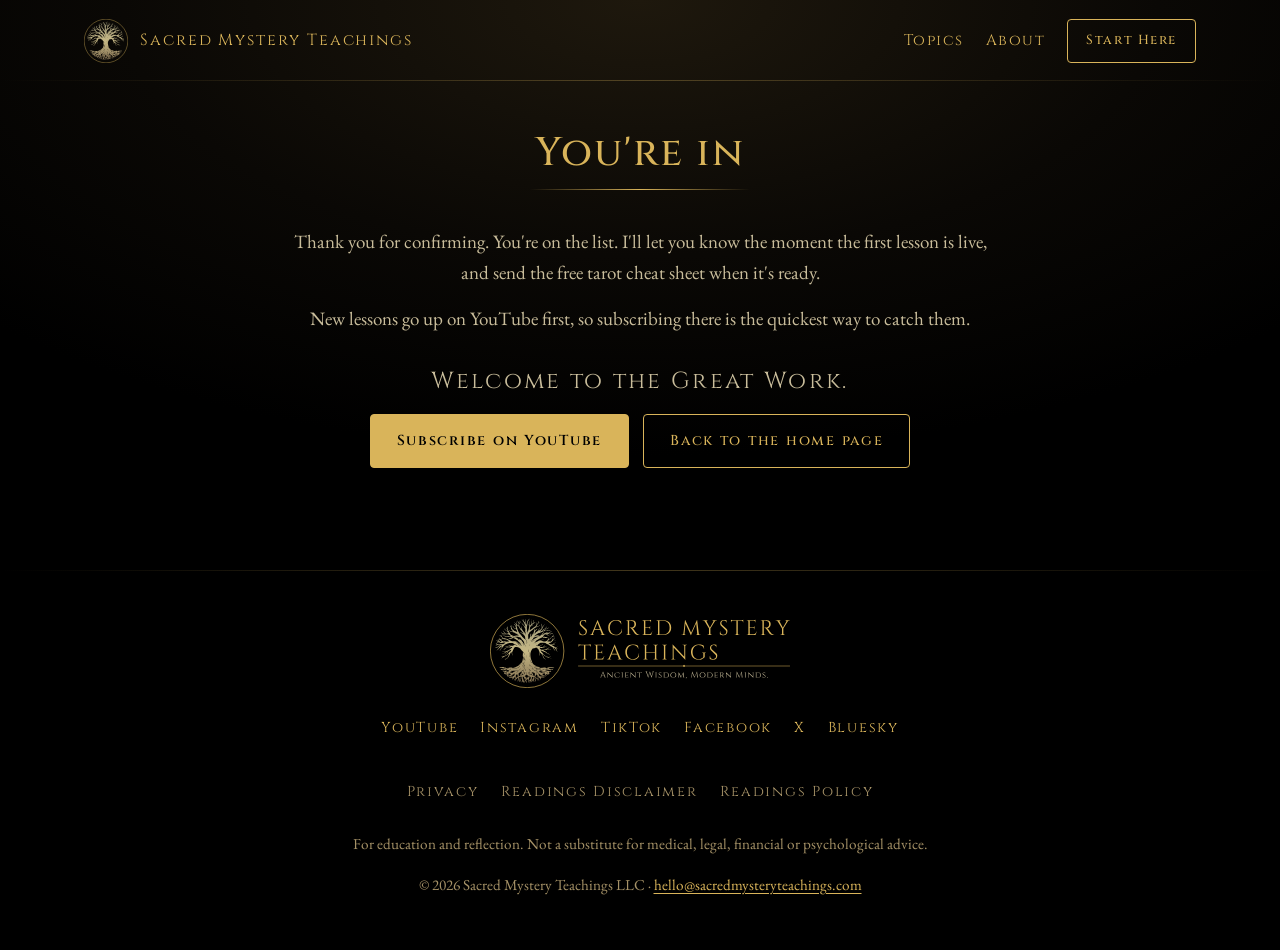
<file: welcome/index.html>
<!doctype html>
<html lang="en">
<head>
<meta charset="utf-8">
<meta name="robots" content="noindex">
<meta name="viewport" content="width=device-width, initial-scale=1">
<title>You're in | Sacred Mystery Teachings</title>
<meta name="description" content="Learn the Western mystery traditions in plain language: why each tarot card means what it means, through Qabalah, astrology, alchemy and the elements. Ancient Wisdom, Modern Minds.">
<meta name="theme-color" content="#000000">
<meta property="og:type" content="website">
<meta property="og:site_name" content="Sacred Mystery Teachings">
<meta property="og:title" content="Sacred Mystery Teachings">
<meta property="og:description" content="Tarot, Qabalah, astrology and alchemy, explained plainly. Ancient Wisdom, Modern Minds.">
<meta property="og:url" content="https://sacredmysteryteachings.com/">
<meta property="og:image" content="https://sacredmysteryteachings.com/assets/img/share-preview.png">
<meta property="og:image:width" content="1200">
<meta property="og:image:height" content="630">
<meta property="og:image:alt" content="The Sacred Mystery Teachings emblem, a gold tree in a gold ring, with the name and the line: Tarot, Qabalah, astrology and alchemy, explained plainly.">
<meta name="twitter:card" content="summary_large_image">
<meta name="twitter:site" content="@SacredMTeaching">
<link rel="icon" href="/assets/img/favicon-32.png" sizes="32x32" type="image/png">
<link rel="apple-touch-icon" href="/assets/img/apple-touch-icon.png">
<link rel="preload" href="/assets/fonts/cinzel-latin-500-normal.woff2" as="font" type="font/woff2" crossorigin>
<link rel="preload" href="/assets/fonts/eb-garamond-latin-400-normal.woff2" as="font" type="font/woff2" crossorigin>
<link rel="stylesheet" href="/assets/css/site.css">
</head>
<body>
<a class="skip" href="#main">Skip to content</a>
<header class="site-header">
  <div class="wrap">
    <a class="brand" href="/" aria-label="Sacred Mystery Teachings, home">
      <img src="/assets/img/emblem.svg" alt="" width="44" height="44">
      <span>Sacred Mystery Teachings</span>
    </a>
    <nav class="nav" aria-label="Main">
      <a class="nav-link" href="/#topics">Topics</a>
      <a class="nav-link" href="/#about">About</a>
      <a class="btn btn-sm" href="/#start">Start Here</a>
    </nav>
  </div>
</header>
<main id="main" class="doc">
<div class="wrap narrow" style="text-align:center">
<h1>You're in</h1>
<div class="hairline" aria-hidden="true"></div>
<p>Thank you for confirming. You're on the list. I'll let you know the moment the first lesson is live, and send the free tarot cheat sheet when it's ready.</p>
<p>New lessons go up on YouTube first, so subscribing there is the quickest way to catch them.</p>
<p class="welcome" style="margin-top:28px">Welcome to the Great Work.</p>
<p class="doc-actions"><a class="btn btn-solid" href="https://www.youtube.com/@sacredmysteryteachings?sub_confirmation=1" rel="noopener">Subscribe on YouTube</a> <a class="btn" href="/">Back to the home page</a></p>
</div>
</main>
<footer class="site-footer">
  <div class="wrap">
    <img src="/assets/img/lockup.svg" alt="Sacred Mystery Teachings. Ancient Wisdom, Modern Minds." width="1124" height="278" loading="lazy">
    <nav class="footer-nav" aria-label="Social">
      <a href="https://www.youtube.com/@sacredmysteryteachings" rel="noopener">YouTube</a>
      <a href="https://www.instagram.com/sacredmysteryteachings" rel="noopener">Instagram</a>
      <a href="https://www.tiktok.com/@sacredmysteryteachings" rel="noopener">TikTok</a>
      <a href="https://www.facebook.com/sacredmysteryteachings" rel="noopener">Facebook</a>
      <a href="https://x.com/SacredMTeaching" rel="noopener">X</a>
      <a href="https://bsky.app/profile/sacredmteachings.bsky.social" rel="noopener">Bluesky</a>
    </nav>
    <nav class="footer-nav legal-nav" aria-label="Legal">
      <a href="/privacy/">Privacy</a>
      <a href="/readings-disclaimer/">Readings Disclaimer</a>
      <a href="/readings-policy/">Readings Policy</a>
    </nav>
    <p class="fine">For education and reflection. Not a substitute for medical, legal, financial or psychological advice.</p>
    <p class="fine">© 2026 Sacred Mystery Teachings LLC · <a href="mailto:hello@sacredmysteryteachings.com">hello@sacredmysteryteachings.com</a></p>
  </div>
</footer>
</body>
</html>
</file>
<file: assets/css/site.css>
/* Sacred Mystery Teachings — site styles
   Direction A "Temple at Night" with tap-to-flip topic cards.
   Colors from the brand guide (10/25/2026). Gold on black only. */

@font-face{font-family:"Cinzel";src:url(/assets/fonts/cinzel-latin-400-normal.woff2) format("woff2");font-weight:400;font-style:normal;font-display:swap}
@font-face{font-family:"Cinzel";src:url(/assets/fonts/cinzel-latin-500-normal.woff2) format("woff2");font-weight:500;font-style:normal;font-display:swap}
@font-face{font-family:"Cinzel";src:url(/assets/fonts/cinzel-latin-600-normal.woff2) format("woff2");font-weight:600;font-style:normal;font-display:swap}
@font-face{font-family:"EB Garamond";src:url(/assets/fonts/eb-garamond-latin-400-normal.woff2) format("woff2");font-weight:400;font-style:normal;font-display:swap}
@font-face{font-family:"EB Garamond";src:url(/assets/fonts/eb-garamond-latin-500-normal.woff2) format("woff2");font-weight:500;font-style:normal;font-display:swap}
@font-face{font-family:"EB Garamond";src:url(/assets/fonts/eb-garamond-latin-400-italic.woff2) format("woff2");font-weight:400;font-style:italic;font-display:swap}

:root{
  --gold:#D9B45A;      /* names, ring, headings — 10.6:1 on black */
  --gold-hi:#F0D38A;   /* hover */
  --muted:#A69267;     /* small print, labels — 6.9:1 */
  --pale:#C9BD9B;      /* body text — 11.2:1 */
  --black:#000;
  --glow:#18140C;      /* soft background glow */
  --line:rgba(217,180,90,.3);
  --display:"Cinzel",Georgia,serif;
  --body:"EB Garamond",Georgia,"Times New Roman",serif;
  --ease-out:cubic-bezier(.2,.7,.2,1);
}

*,*::before,*::after{box-sizing:border-box}
html{-webkit-text-size-adjust:100%;scroll-behavior:smooth}
@media (prefers-reduced-motion:reduce){html{scroll-behavior:auto}}
body{
  margin:0;background:var(--black);color:var(--pale);
  font-family:var(--body);font-size:1.1875rem;line-height:1.65;
  background-image:radial-gradient(ellipse 90% 60% at 50% 0%,#1E180D 0%,#0A0805 45%,#000 80%);
  background-repeat:no-repeat;
}
img,svg{display:block;max-width:100%;height:auto}
a{color:var(--gold);text-underline-offset:.18em;text-decoration-thickness:1px}
a:hover{color:var(--gold-hi)}
:focus-visible{outline:2px solid var(--gold-hi);outline-offset:3px;border-radius:2px}
h1,h2,h3{text-wrap:balance;font-family:var(--display);font-weight:500;color:var(--gold);letter-spacing:.05em;line-height:1.2;margin:0}
p{margin:0}

.skip{position:absolute;left:-9999px;top:8px;z-index:10;background:var(--gold);color:#000;padding:10px 16px;border-radius:4px;font-family:var(--display);text-decoration:none}
.skip:focus{left:16px}

.wrap{max-width:1160px;margin:0 auto;padding:0 24px}
.narrow{max-width:760px}

/* ---------- Header ---------- */
.site-header{position:relative}
.site-header .wrap{display:flex;flex-wrap:wrap;gap:12px 20px;align-items:center;justify-content:space-between;padding-top:16px;padding-bottom:16px}
.brand{display:flex;align-items:center;gap:12px;text-decoration:none;min-height:44px}
.brand img{width:44px;height:44px}
.brand span{font-family:var(--display);font-size:1rem;letter-spacing:.12em;color:var(--gold)}
.nav{display:flex;flex-wrap:wrap;gap:4px 22px;align-items:center;font-family:var(--display);font-size:.95rem;letter-spacing:.1em}
.nav a{text-decoration:none;padding:12px 0;min-height:44px;display:inline-flex;align-items:center}
.nav a.btn{padding:10px 18px}
.site-header::after{content:"";position:absolute;left:0;right:0;bottom:0;height:1px;background:linear-gradient(90deg,transparent,var(--line),transparent)}

/* ---------- Buttons ---------- */
.btn{display:inline-flex;align-items:center;justify-content:center;gap:10px;min-height:48px;padding:14px 26px;border-radius:4px;
  font-family:var(--display);font-weight:500;font-size:.9rem;letter-spacing:.12em;text-decoration:none;cursor:pointer;
  border:1px solid var(--gold);color:var(--gold);background:transparent;
  transition:background-color .2s ease-out,box-shadow .2s ease-out,color .2s ease-out}
.btn-solid{background:var(--gold);color:#000;font-weight:600}
.btn-sm{min-height:44px;padding:10px 18px;font-size:.82rem}
@media (hover:hover){
  .btn:hover{background-color:rgba(217,180,90,.14);box-shadow:0 0 24px rgba(217,180,90,.22);color:var(--gold-hi)}
  .btn-solid:hover{background-color:#E6C574;color:#000;box-shadow:0 0 28px rgba(217,180,90,.35)}
}

/* ---------- Ornaments: fading hairline and diamond rule ---------- */
.hairline{height:1px;width:min(220px,60%);margin:0 auto;background:linear-gradient(90deg,transparent,var(--gold),transparent)}
.diamond-rule{display:flex;align-items:center;gap:12px;width:min(320px,80%);margin:0 auto;color:var(--gold)}
.diamond-rule::before,.diamond-rule::after{content:"";flex:1;height:1px}
.diamond-rule::before{background:linear-gradient(90deg,transparent,var(--gold))}
.diamond-rule::after{background:linear-gradient(90deg,var(--gold),transparent)}
.diamond-rule i{width:7px;height:7px;background:var(--gold);transform:rotate(45deg);flex:none}

/* ---------- Hero ---------- */
.hero{text-align:center;padding:64px 0 88px;position:relative;overflow:hidden}
.hero .wrap{display:flex;flex-direction:column;align-items:center;gap:22px;max-width:900px;position:relative}
.hero .stars{position:absolute;inset:0;width:100%;height:100%;pointer-events:none;opacity:.85}
.hero-emblem{width:clamp(160px,30vw,220px);height:auto;aspect-ratio:1}
.hero h1{font-size:clamp(2rem,5.2vw,3.6rem);line-height:1.15;letter-spacing:.04em;margin-top:6px}
/* Laptops: keep both hero buttons above the fold (checked at 1366×768 and 1536×864) */
@media (min-width:900px) and (max-height:960px){
  .hero{padding:40px 0 80px}
  .hero .wrap{gap:16px}
  .hero-emblem{width:160px}
  .hero h1{font-size:clamp(2rem,4.4vw,3rem)}
  .lede{font-size:1.2rem}
}
@media (min-width:900px) and (max-height:800px){
  .hero{padding:28px 0 72px}
  .hero .wrap{gap:13px}
  .hero-emblem{width:140px}
  .hero h1{font-size:clamp(2rem,4vw,2.7rem)}
}
@media (min-width:900px) and (max-height:740px){
  .hero{padding:18px 0 64px}
  .hero .wrap{gap:10px}
  .hero-emblem{width:104px}
  .hero h1{font-size:clamp(1.9rem,3.6vw,2.4rem)}
  .hero-answer{font-size:1.6rem}
  .lede{font-size:1.12rem;line-height:1.5}
  .welcome{font-size:1.15rem}
  .actions{margin-top:4px}
}
.tagline{font-family:var(--display);font-size:1.05rem;letter-spacing:.14em;color:var(--pale)}
.hero-answer{font-family:var(--display);font-size:clamp(1.5rem,3.2vw,2.1rem);letter-spacing:.08em;color:var(--pale);margin-top:-6px}
.eyebrow-slogan{font-family:var(--display);font-size:.95rem;letter-spacing:.22em;color:var(--muted);margin-bottom:-8px}
.welcome{font-family:var(--display);font-size:clamp(1.15rem,2.4vw,1.45rem);letter-spacing:.1em;color:var(--gold)}
.lede{max-width:620px;font-size:1.3rem;color:var(--pale)}
.actions{display:flex;flex-wrap:wrap;gap:14px;justify-content:center;margin-top:8px}

/* ---------- Sections ---------- */
.section{padding:0 0 104px}
.section-title{text-align:center;font-size:clamp(1.6rem,3.4vw,2.1rem);margin-bottom:14px}
.section-sub{text-align:center;color:var(--muted);font-style:italic;margin-bottom:36px}
.section-head{display:flex;flex-direction:column;gap:14px;margin-bottom:36px}
.section-head .section-sub{margin:0}

/* ---------- Video ---------- */
.video{position:relative;aspect-ratio:16/9;border:1px solid rgba(217,180,90,.35);border-radius:6px;overflow:hidden;
  background:radial-gradient(circle at 50% 45%,#1A150C,#050403 70%)}
.video-face{position:absolute;inset:0;display:flex;flex-direction:column;align-items:center;justify-content:center;gap:16px;padding:24px;text-align:center}
.video-face img.thumb{position:absolute;inset:0;width:100%;height:100%;object-fit:cover;opacity:.85}
.video-play{position:relative;width:84px;height:84px;border-radius:50%;border:1px solid var(--gold);background:rgba(0,0,0,.55);color:var(--gold);cursor:pointer;
  display:flex;align-items:center;justify-content:center;transition:background-color .2s ease-out,box-shadow .2s ease-out}
@media (hover:hover){.video-play:hover{background:rgba(217,180,90,.16);box-shadow:0 0 28px rgba(217,180,90,.3)}}
.video iframe{position:absolute;inset:0;width:100%;height:100%;border:0}
.video-soon .eyebrow{font-family:var(--display);font-size:.9rem;letter-spacing:.22em;color:var(--muted)}
.video-soon h3{font-size:clamp(1.25rem,3vw,1.75rem)}
.video-soon p{max-width:520px}


/* ---------- Email signup (posts straight to Kit; no third-party script) ---------- */
.signup-box{text-align:center;margin-top:28px}
.signup-box>p:first-child{margin:0 auto 20px;max-width:560px}
.signup-box .signup-fine{margin:14px auto 0;font-size:.9rem;color:var(--muted)}
.signup-box .signup-fine a{color:var(--gold)}
.signup-box .fine-credit{margin-top:6px}
.signup-box .fine-credit a{color:var(--muted)}
.sr-only{position:absolute;width:1px;height:1px;margin:-1px;padding:0;overflow:hidden;clip:rect(0,0,0,0);white-space:nowrap;border:0}
.signup{display:flex;flex-wrap:wrap;gap:12px;justify-content:center;max-width:540px;margin:0 auto}
.signup-input{flex:1 1 260px;min-height:48px;padding:12px 16px;background:#0b0905;border:1px solid var(--line);border-radius:4px;
  color:var(--pale);font-family:var(--body);font-size:1.05rem}
.signup-input::placeholder{color:var(--muted);opacity:1}
.signup-input:focus{border-color:var(--gold)}
.fine-credit{font-size:.85rem;color:var(--muted)}
.fine-credit a{color:var(--muted)}

/* ---------- Flip cards ---------- */
.cards{display:grid;grid-template-columns:repeat(2,1fr);gap:22px;max-width:520px;margin:0 auto}
@media (min-width:900px){.cards{grid-template-columns:repeat(4,1fr);max-width:960px}}
.card{perspective:1200px;background:none;border:0;padding:0;margin:0;cursor:pointer;font:inherit;color:inherit;text-align:center;
  width:100%;aspect-ratio:2/3.3;-webkit-tap-highlight-color:transparent}
.card-inner{display:block;position:relative;width:100%;height:100%;transform-style:preserve-3d;transition:transform .5s var(--ease-out)}
.card[aria-pressed="true"] .card-inner{transform:rotateY(180deg)}
/* Desktop only: the card leans toward the mouse (set by site.js as --rx/--ry) */
@media (hover:hover) and (prefers-reduced-motion:no-preference){
  .card{transform:rotateX(var(--rx,0deg)) rotateY(var(--ry,0deg));transition:transform .18s ease-out;will-change:transform}
}
.face{position:absolute;inset:0;backface-visibility:hidden;-webkit-backface-visibility:hidden;border-radius:10px;
  display:flex;flex-direction:column;align-items:center;justify-content:center;gap:12px;padding:20px 16px}
.front{background:#0B0906;border:1px solid rgba(217,180,90,.55);box-shadow:inset 0 0 0 6px #0B0906,inset 0 0 0 7px rgba(217,180,90,.35);transition:box-shadow .25s ease-out,border-color .25s ease-out}
.back{transform:rotateY(180deg);background:radial-gradient(circle at 50% 30%,#1C170D,#0B0906 75%);border:1px solid var(--gold)}
.numeral{font-family:var(--display);font-size:1rem;letter-spacing:.22em;color:var(--muted)}
.card .glyph{width:104px;height:104px}
.card-name{font-family:var(--display);font-size:1.12rem;letter-spacing:.08em;color:var(--gold)}
.hint{font-family:var(--display);font-size:.82rem;letter-spacing:.2em;color:var(--muted)}
.back-text{display:block;font-size:1.06rem;line-height:1.45;color:var(--pale)}
.back-note{font-family:var(--display);font-size:.82rem;letter-spacing:.2em;color:var(--muted);margin-top:6px}
@media (hover:hover){.card:hover .front{border-color:var(--gold);box-shadow:inset 0 0 0 6px #0B0906,inset 0 0 0 7px rgba(217,180,90,.6),0 12px 36px rgba(217,180,90,.12)}}
.card:focus-visible{outline:2px solid var(--gold-hi);outline-offset:4px;border-radius:12px}

.card-name.long{font-size:.92rem;letter-spacing:.03em}
@media (max-width:640px){.card-name.long{font-size:.8rem;letter-spacing:.02em}}
.video:has(.video-soon){aspect-ratio:auto;min-height:320px;display:flex}
.video .video-soon{position:relative;inset:auto;flex:1;padding:40px 20px}

/* ---------- About ---------- */
.about{text-align:center}
.about .wrap{display:flex;flex-direction:column;align-items:center;gap:18px}
.about h2{font-size:clamp(1.6rem,3.4vw,2rem)}
.story{max-width:640px;text-align:left;display:flex;flex-direction:column;gap:18px;font-size:1.2rem}
.story p:first-child::first-letter{font-family:var(--display);color:var(--gold);font-size:3.2em;float:left;line-height:.9;padding:6px 10px 0 0}

/* ---------- Footer ---------- */
.site-footer{position:relative;padding:44px 0 52px;text-align:center;color:var(--muted);font-size:1rem}
.site-footer::before{content:"";position:absolute;top:0;left:0;right:0;height:1px;background:linear-gradient(90deg,transparent,var(--line),transparent)}
.site-footer .wrap{display:flex;flex-direction:column;align-items:center;gap:16px}
.site-footer img{width:300px}
.footer-nav{display:flex;flex-wrap:wrap;justify-content:center;gap:2px 22px;font-family:var(--display);font-size:.9rem;letter-spacing:.12em}
.footer-nav a{text-decoration:none;padding:12px 0;min-height:44px;display:inline-flex;align-items:center}
.legal-nav a{color:var(--muted)}
.legal-nav a:hover{color:var(--gold)}
.fine{max-width:640px;font-size:.95rem}

/* ---------- Policy pages ---------- */
.doc{padding:48px 0 88px}
.doc h1{font-size:clamp(1.8rem,4.4vw,2.5rem);margin-bottom:12px;text-align:center}
.doc .hairline{margin-bottom:36px}
.doc h2{font-size:1.2rem;letter-spacing:.06em;margin:36px 0 10px}
.doc p,.doc li{color:var(--pale)}
.doc p{margin:0 0 14px}
.doc ul,.doc ol{margin:0 0 14px;padding-left:22px}
.doc li{margin-bottom:8px}
.doc strong{color:#E4D9BB;font-weight:500}
.doc .summary{margin:0 0 8px;padding:18px 22px 6px;border:1px solid var(--line);border-left:2px solid var(--gold);border-radius:4px;background:rgba(217,180,90,.04)}
.doc .summary h2{margin-top:0}
.doc-actions{display:flex;flex-wrap:wrap;gap:14px;justify-content:center;margin-top:28px}
.doc .doc-foot{margin-top:40px;padding-top:16px;border-top:1px solid var(--line);font-size:.95rem;color:var(--muted)}

/* ---------- Motion (tasteful, plays once, all off under Reduce Motion) ---------- */
@keyframes breathe{0%,100%{filter:drop-shadow(0 0 14px rgba(217,180,90,.16))}50%{filter:drop-shadow(0 0 30px rgba(217,180,90,.36))}}
@keyframes rise{from{opacity:0;transform:translateY(18px)}to{opacity:1;transform:none}}
@keyframes draw{from{transform:scaleX(0)}to{transform:scaleX(1)}}
@media (prefers-reduced-motion:no-preference){
  .hero-emblem{animation:breathe 7s ease-in-out infinite}
  .hero .reveal-now{animation:rise .5s var(--ease-out) both}
  .hero .hero-answer{animation-delay:.1s}
  .hero .diamond-rule{animation-delay:.2s}
  .hero .lede{animation-delay:.3s}
  .hero .welcome{animation-delay:.4s}
  .hero .actions{animation-delay:.5s}
  @supports (animation-timeline:view()){
    .reveal{animation:rise linear both;animation-timeline:view();animation-range:entry 0% entry 40%}
    .draw{transform-origin:center;animation:draw linear both;animation-timeline:view();animation-range:entry 10% entry 55%}
  }
}
@media (prefers-reduced-motion:reduce){
  .card-inner{transition:none}
  .btn,.video-play,.front{transition:none}
}

/* ---------- Small screens ---------- */
@media (max-width:640px){
  body{font-size:1.125rem}
  .wrap{padding:0 16px}
  /* one-row header: emblem and name on the left, one button on the right */
  .site-header .wrap{flex-wrap:nowrap;padding-top:10px;padding-bottom:10px;gap:12px}
  .nav{flex-wrap:nowrap;gap:0}
  .nav .nav-link{display:none}
  .brand{gap:10px}
  .brand img{width:36px;height:36px}
  .brand span{font-size:.8rem;line-height:1.25;letter-spacing:.1em;max-width:10.5em}
  .eyebrow-slogan{font-size:.86rem;letter-spacing:.12em;white-space:nowrap;margin-bottom:-6px}
  /* hero sized so Start Here shows on the first screen */
  .hero{padding:16px 0 56px}
  .hero .wrap{gap:12px}
  .hero-emblem{width:92px}
  .hero h1{font-size:clamp(1.6rem,7.2vw,1.95rem);margin-top:2px}
  .hero-answer{font-size:1.45rem;margin-top:-4px}
  .lede{font-size:1.06rem;line-height:1.5}
  .hero .welcome{order:1;font-size:1.05rem;margin-top:6px}
  .actions{margin-top:2px;gap:10px}
  .actions .btn{width:100%;min-height:46px;padding:11px 20px}
  .section{padding-bottom:80px}
  .cards{grid-template-columns:repeat(2,1fr);gap:14px}
  .card-name{font-size:.98rem}
  .back-text{display:block;font-size:.98rem}
  .face{padding:16px 12px}
}
@media (max-width:350px){
  .back-text{font-size:.88rem;line-height:1.35}
  .face{padding:12px 8px;gap:8px}
  .brand span{font-size:.72rem}
  .nav .btn-sm{padding:8px 12px;font-size:.74rem;white-space:nowrap}
}
</file>
